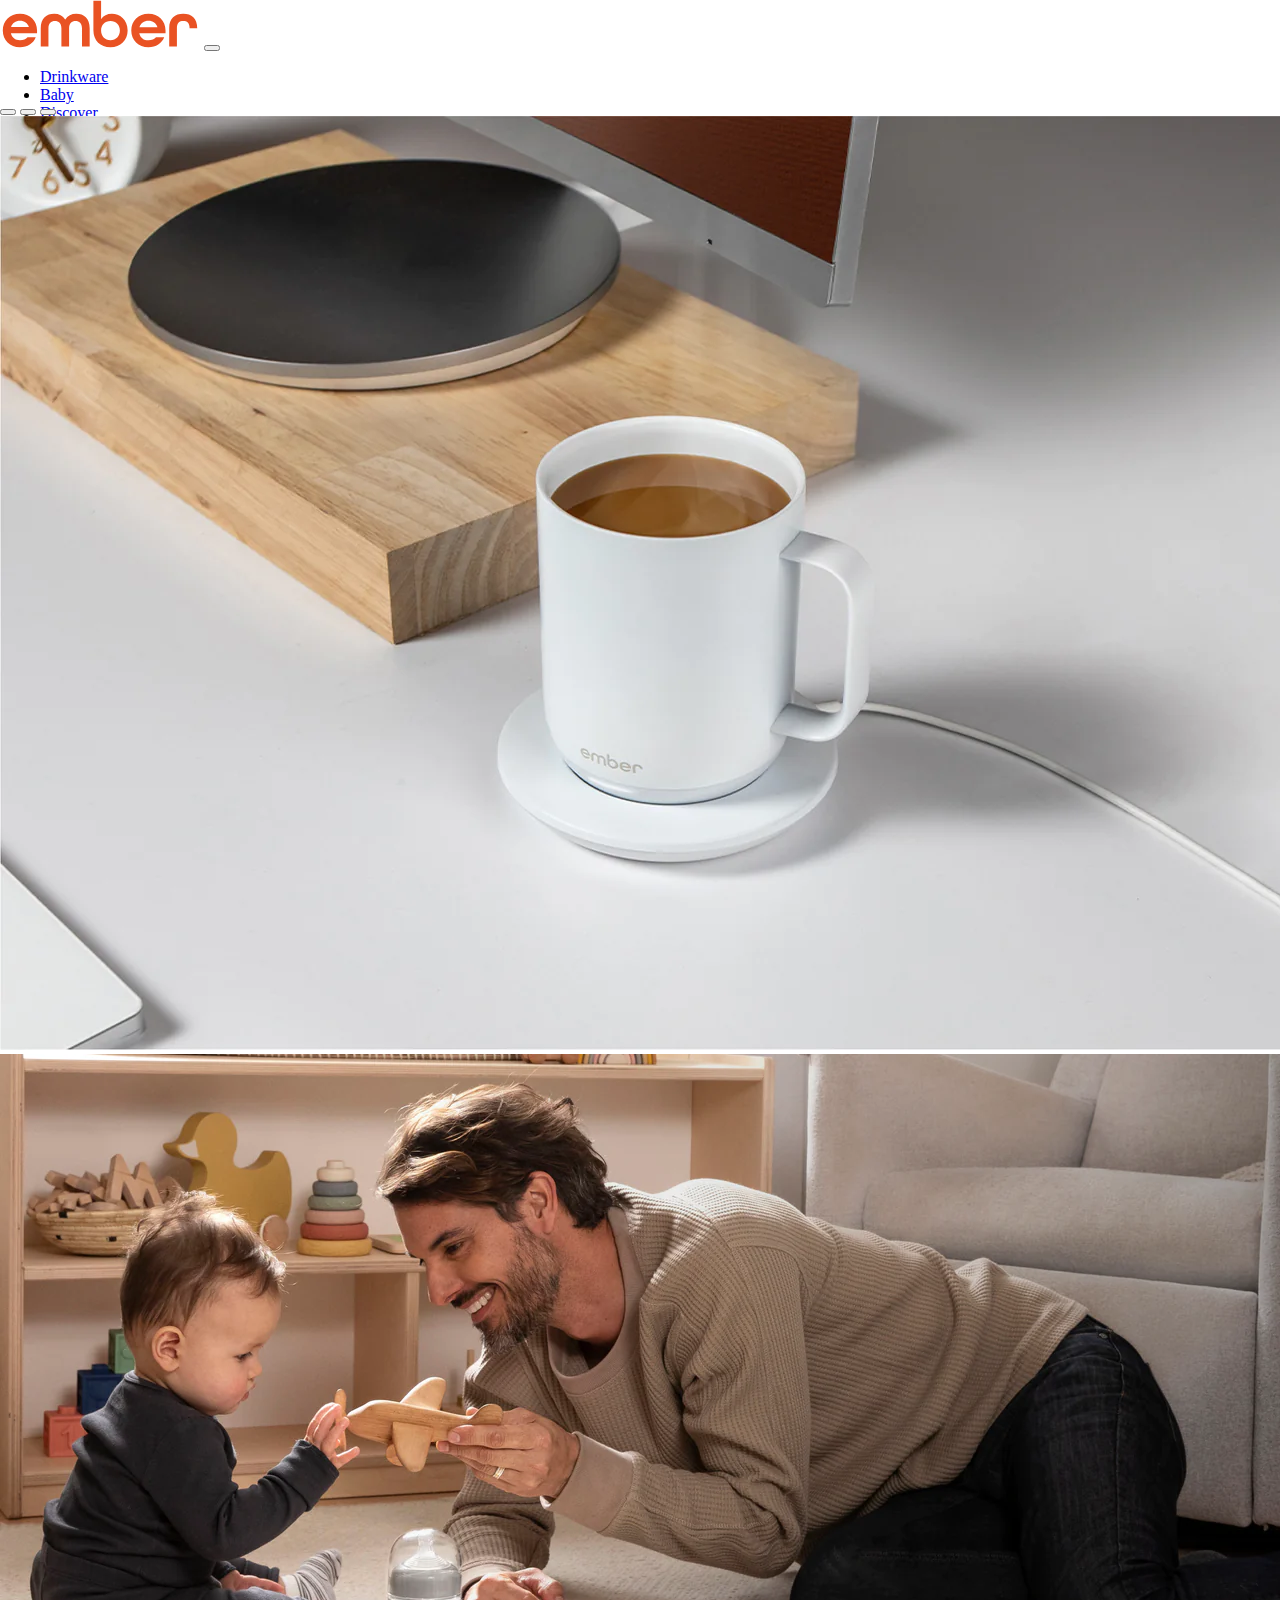
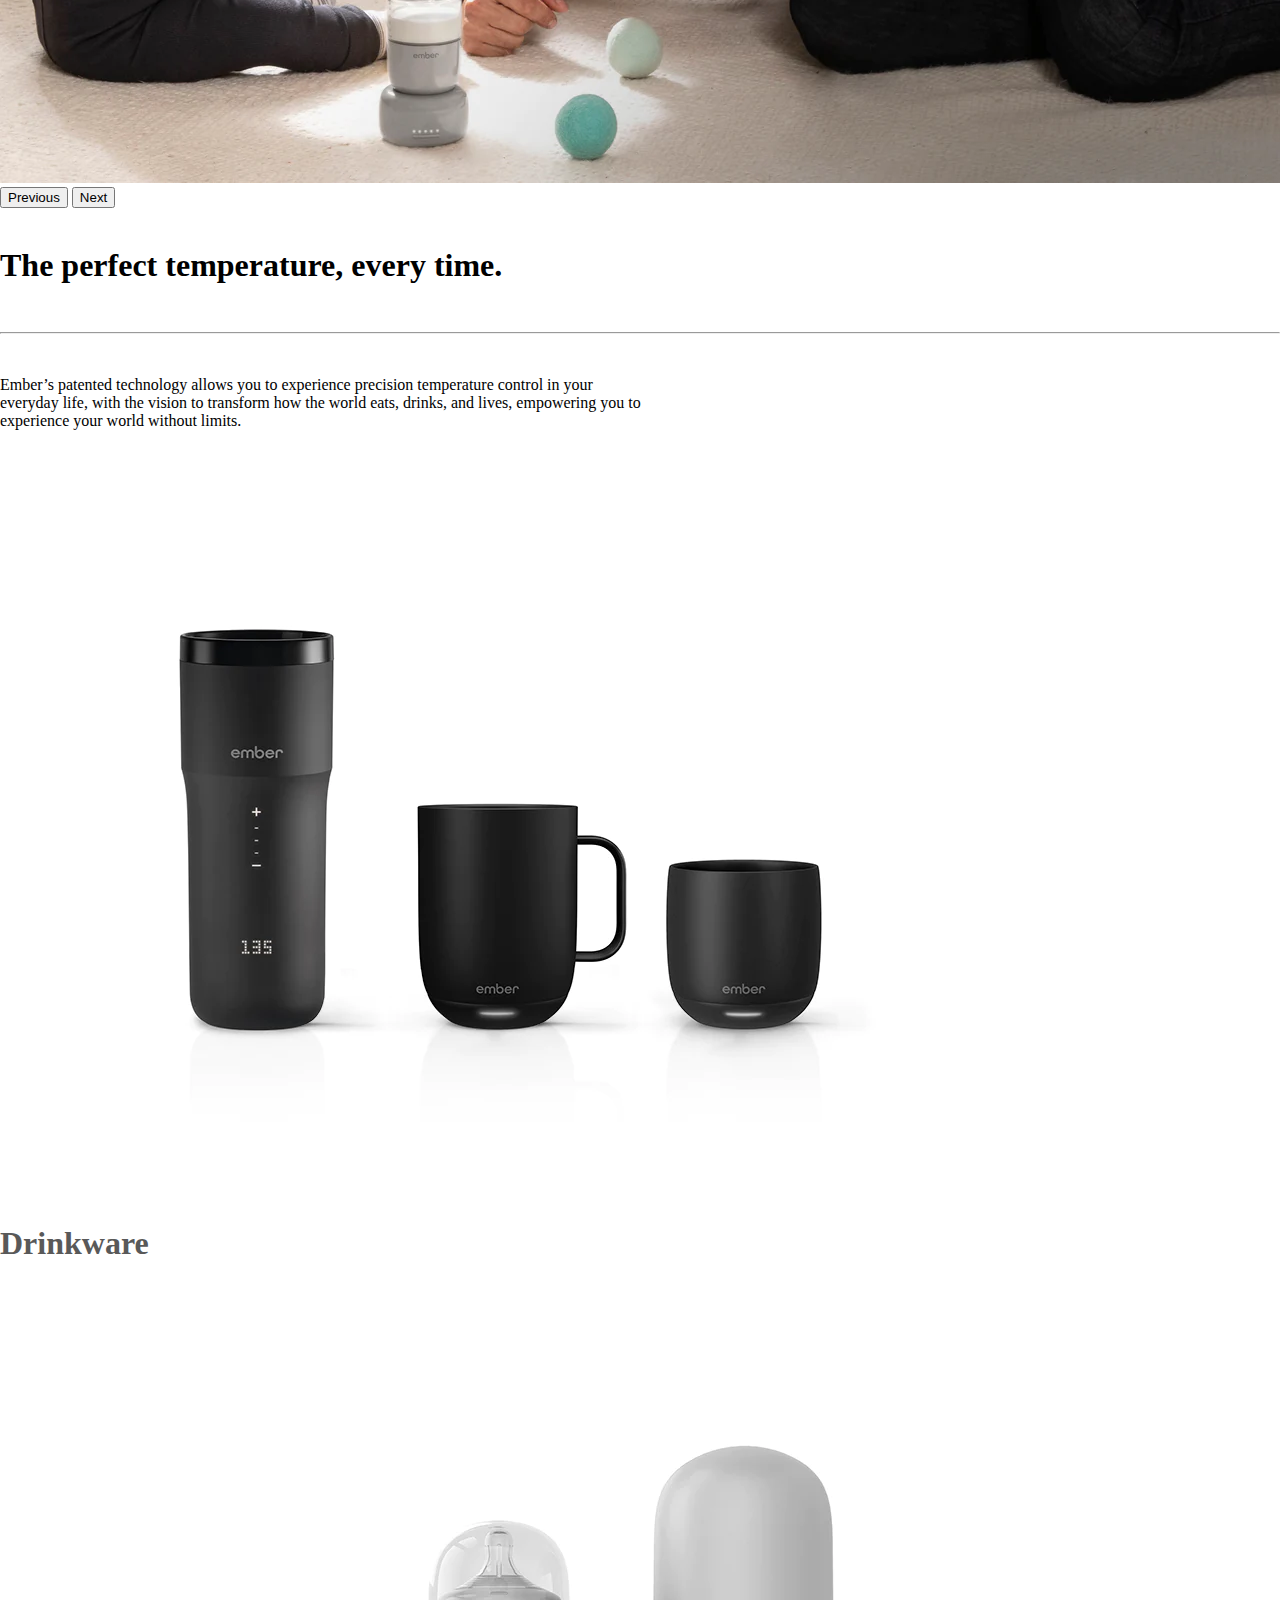
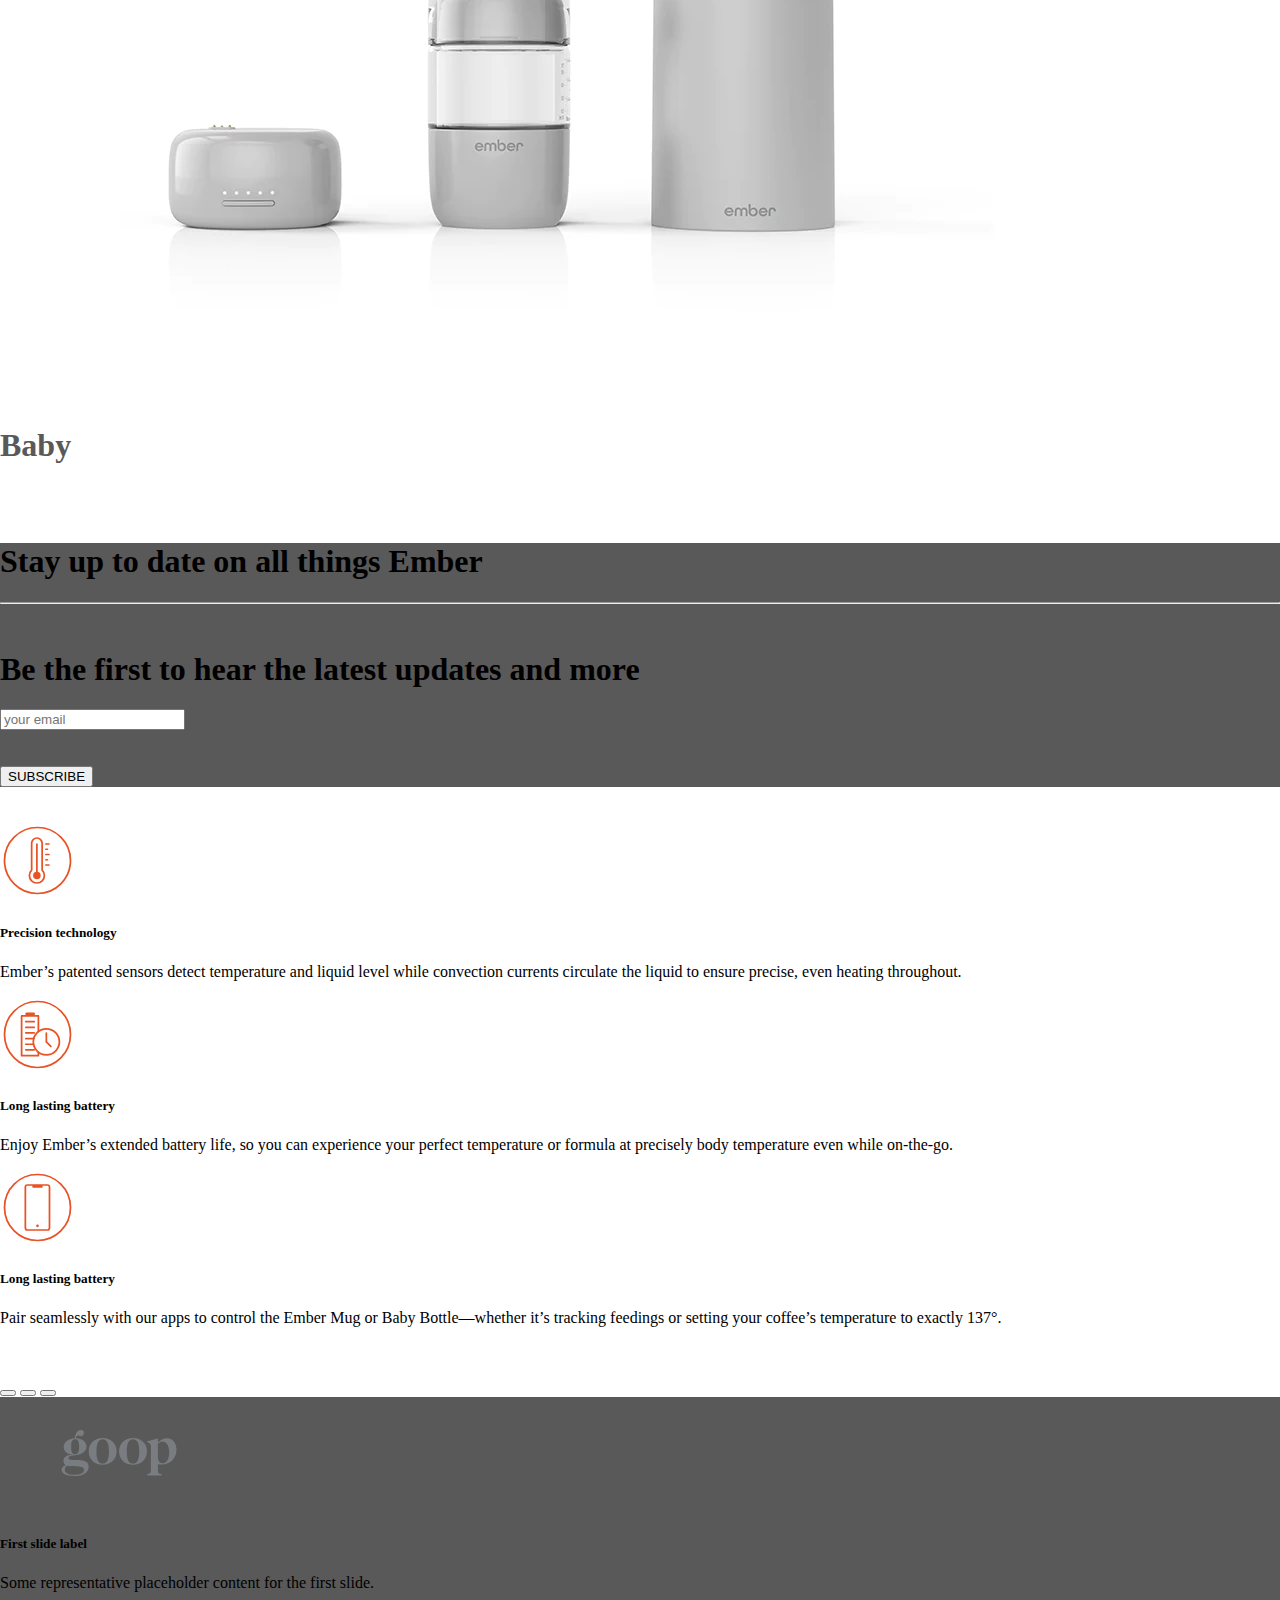
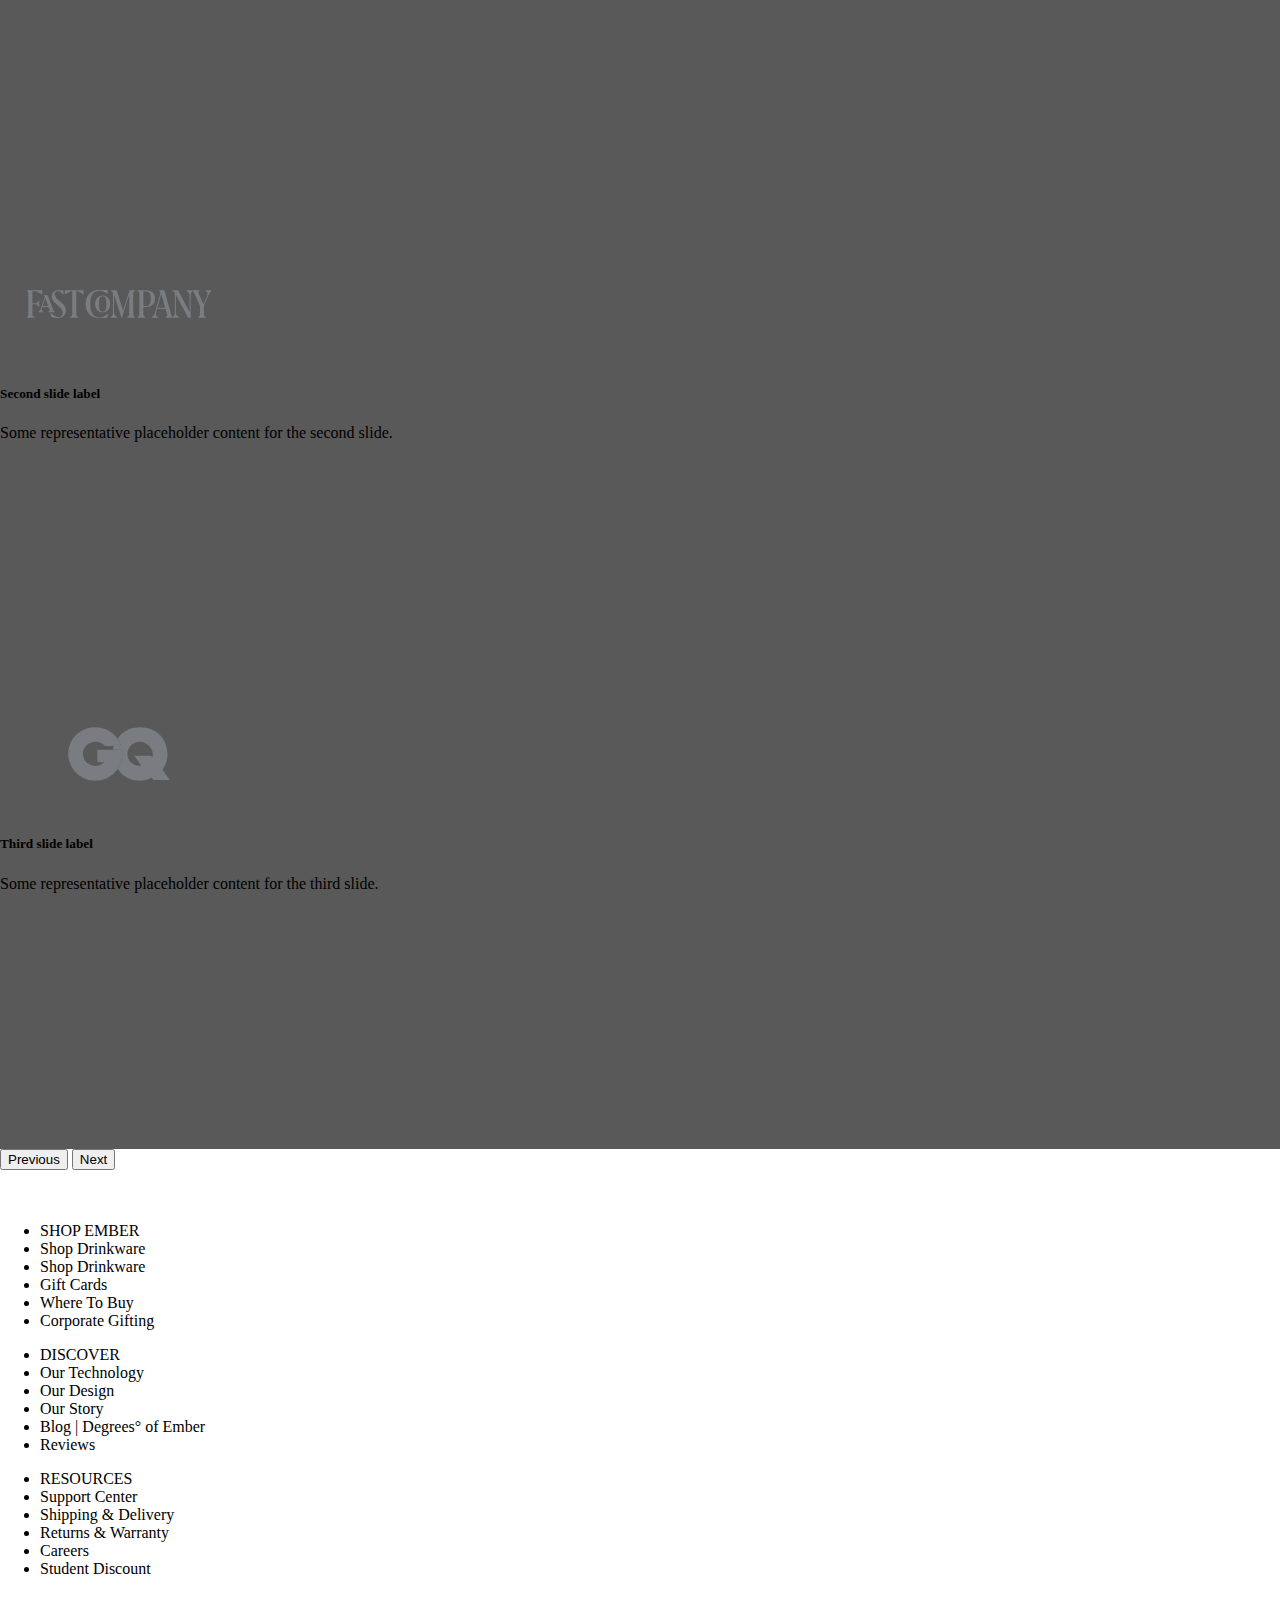
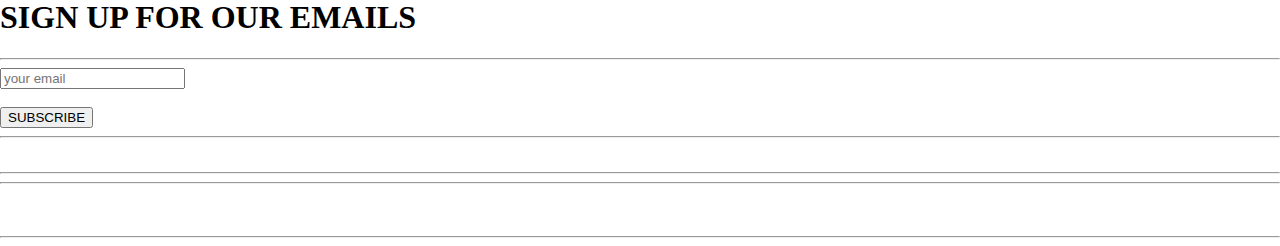
<file: index.html>
<!doctype html>
<html lang="en">
  <head>
    <meta charset="utf-8">
    <meta name="viewport" content="width=device-width, initial-scale=1">
    <title>Ember  : The World First Tempreature Control Mug ,Ember.com</title>
    <link href="https://cdn.jsdelivr.net/npm/bootstrap@5.3.1/dist/css/bootstrap.min.css" rel="stylesheet" integrity="sha384-4bw+/aepP/YC94hEpVNVgiZdgIC5+VKNBQNGCHeKRQN+PtmoHDEXuppvnDJzQIu9" crossorigin="anonymous">

    <!-- <link rel="stylesheet" href="/css/bootstrap.css"> -->
    <link rel="stylesheet" href="index.css">
    <link rel="stylesheet" href="https://cdn.jsdelivr.net/npm/bootstrap-icons@1.10.5/font/bootstrap-icons.css">
     
    
  </head>
  <body>
         <nav class="navbar navbar-expand-lg text-bg-light">
            <div class="container-fluid">
              <a class="navbar-brand  my-auto ms-3" href="#"><img src="imeges/ember_orange.svg" alt="" style="width: 200px;"></a>
              <button class="navbar-toggler" type="button" data-bs-toggle="collapse" data-bs-target="#navbarScroll" aria-controls="navbarScroll" aria-expanded="false" aria-label="Toggle navigation">
                <span class="navbar-toggler-icon"></span>
              </button>
              <div class="collapse navbar-collapse" id="navbarScroll">

                <ul class="navbar-nav m-auto my-2 my-lg-0  " style="--bs-scroll-height: 100px;">
                  <li class="nav-item h5">
                    <a class="nav-link active " aria-current="page" href="drinkware.html">Drinkware</a>
                  </li>
                  <li class="nav-item h5">
                    <a class="nav-link active " aria-current="page" href="baby.html">Baby</a>
                  </li>
                  <li class="nav-item h5">
                    <a class="nav-link active" aria-current="page" href="baby.html">Discover</a>
                  </li>
        
                </ul>

                <div class="d-flex icons me-3">
                  <a href=""><i class="bi bi-cart-fill p-4 "></i></a>
                  <a href=""><i class="bi bi-search p-4"></i></a>
                  <a href="login.html"><i class="bi bi-person-fill p-4"></i></a>
                </div>

              </div>
            </div>
          </nav>
<!-- container -->
<!-- carousel start -->
<br>
<div class="container-fluid carousel1  ">
  <div class="row">
    <div class="col ">

      <div id="carouselExampleIndicators" class="carousel slide   ">
        <div class="carousel-indicators ">
          <button type="button" data-bs-target="#carouselExampleIndicators" data-bs-slide-to="0" class="active" aria-current="true" aria-label="Slide 1"></button>
          <button type="button" data-bs-target="#carouselExampleIndicators" data-bs-slide-to="1" aria-label="Slide 2"></button>
          <button type="button" data-bs-target="#carouselExampleIndicators" data-bs-slide-to="2" aria-label="Slide 3"></button>
        </div>
        <div class="carousel-inner ">
          <div class="carousel-item active cont">
          <img src="imeges/BacktoSchool_Desktop_2x-100_36a59878-0c35-4a9c-a08c-902f8616464b_2048x.webp" class="d-block w-100" alt="...">
          </div>
          <div class="carousel-item">
          <img src="imeges/230113_BB22_dad_playing-2156_EDIT_BottlePlacement_banner_d77416ea-74d4-43df-8398-b04ca8e2dc2d_1600x.webp" class="d-block w-100" alt="...">
          </div>

        </div>
        <button class="carousel-control-prev" type="button" data-bs-target="#carouselExampleIndicators" data-bs-slide="prev">
          <span class="carousel-control-prev-icon" aria-hidden="true"></span>
          <span class="visually-hidden">Previous</span>
        </button>
        <button class="carousel-control-next" type="button" data-bs-target="#carouselExampleIndicators" data-bs-slide="next">
          <span class="carousel-control-next-icon" aria-hidden="true"></span>
          <span class="visually-hidden">Next</span>
        </button>
      </div>


    </div>
  </div>
</div>
<!-- carousel end -->

<div class="conttainer w-100 d-flex justify-content-center text-center ">
  <div class="row  ">
    <div class="col ">
     
        <br>          
        <h1 class="h2 fw-normal display-6">The perfect temperature, every time.</h1>
        <br>
        <hr class="hr text-danger "> 
        <br>
        <p class="h5 text-center fw-light"> Ember’s patented technology allows you to experience precision temperature control in your <br>
           everyday life, with the vision to transform how the world eats, drinks, and lives, empowering you to <br>
           experience your world without limits. </p><br><br>
     
    </div>
  </div>
</div>

<div class="container w-100 ">
  <div class="row d3 ">

    <div class="col-md-6 d4  ">
      
      <div class="card  border border-0 ">
        <img src="imeges/ember_home_drinkware_1600x.webp" class="card-img " alt="...">
        <div class="card-img-overlay ">
          
        </div>
        <h1 class="h3 --bs-light-bg-subtle text-center " id="zindex"><span>Drinkware</span></h1>
      </div>
    </div>

    <div class="col-md-6 d5">

      <div class="card  border border-0 ">
        <img src="imeges/ember_home_baby_2048x.webp" class="card-img" alt="...">
        <div class="card-img-overlay">
          
          
        </div>
        <h1 class="h3 --bs-light-bg-subtle text-center " id="zindex"><span>Baby</span></h1 >
      </div>
    </div>

  </div>
</div>
<!-- images added  -->
<br><br>
<!-- another div for  -->
<div class="container-fluid w-100">
  <div class="row  row1 d-flex justify-content-center text-center"> <!-- class row hear-->
    
    <div class=" col-md-6   p-5 text-center d-inline-block">
      <h1 class="h2"><span>Stay up to date on all things Ember</span></h1>
      <hr><br>
      <h1 class="h5  fw-normal text-center"><span>Be the first to hear the latest updates and more</span></h1>
    </div>
    
    <div class=" col-md-6   p-5 h-50 d-inline-block">
      <div class="input-group flex-nowrap">
        <span class="input-group-text" id="addon-wrapping"></span>
        <input type="text" class="form-control p-3" placeholder="your email" aria-label="Username" aria-describedby="addon-wrapping">
      </div>
      <br><br>
      <div class="d-grid gap-2">
        <button class="btn bg-black text-center text-light p-3" type="button">SUBSCRIBE</button>
      </div> 
    </div>
  </div>
</div><br><br>


<div class="container d-flex justify-content-around">
  <div class="row   w-100">
    <div class="col-md-4 ">
      <div class="card  border border-0 ">
        <div class="card-header bg-transparent  text-center"><img src="imeges/ember_icon_temperature1.svg" alt="#"style="    width: 75px;"></div>
        <div class="card-body ">
          <h5 class="card-title h2 text-center">Precision technology</h5>
          <p class="card-text text-center">Ember’s patented sensors detect temperature and liquid level while convection currents circulate the liquid to ensure precise, even heating throughout.</p>
        </div>
       
      </div>
    </div>

    <div class="col-md-4 ">
      <div class="card   border border-0" >
        <div class="card-header text-center"><img src="imeges/ember_icon_battery2.svg" alt="#"style="    width: 75px;"></div>
        <div class="card-body ">
          <h5 class="card-title h2 text-center">Long lasting battery</h5>
          <p class="card-text text-center">Enjoy Ember’s extended battery life, so you can experience your perfect temperature or formula at precisely body temperature even while on-the-go.</p>
        </div>
       
      </div>
    </div>

    <div class="col-md-4  ">
      <div class="card  border border-0 " >
        <div class="card-header bg-transparent  text-center"><img src="imeges/ember_icon_smartphone3.svg" alt="#" style="    width: 75px;"></div>
        <div class="card-body ">
          <h5 class="card-title h2 text-center">Long lasting battery</h5>
          <p class="card-text text-center">Pair seamlessly with our apps to control the Ember Mug or Baby Bottle—whether it’s tracking feedings or setting your coffee’s temperature to exactly 137°.</p>
        </div>
       
      </div>
    </div>
  </div>
</div>
<br><br>

<!-- second carousel -->

<div class="container-fluid ">
  <div class="row">
    <div class="col-sm-12-">

      <div id="carouselExampleDark" class="carousel carousel-dark slide ">
        <div class="carousel-indicators">
          <button type="button" data-bs-target="#carouselExampleDark" data-bs-slide-to="0" class="active" aria-current="true" aria-label="Slide 1"></button>
          <button type="button" data-bs-target="#carouselExampleDark" data-bs-slide-to="1" aria-label="Slide 2"></button>
          <button type="button" data-bs-target="#carouselExampleDark" data-bs-slide-to="2" aria-label="Slide 3"></button>
        </div>
        <div class="carousel-inner text-bg-light  text-opacity-25">
          <div class="carousel-item active c1" data-bs-interval="10000">
            <img src="imeges/ember_press_goop1.svg" class="im d-block w-100 mt-5 " alt="#">
            <div class="carousel-caption d-none d-md-block ">
              <h5 class="h1">First slide label</h5>
              <p class="h2">Some representative placeholder content for the first slide.</p>
            </div>
          </div>
          <div class="carousel-item c1" data-bs-interval="2000 ">
            <img src="imeges/ember_press_fastCompany11.svg" class=" im d-block w-100 mt-5" alt="#">
            <div class="carousel-caption d-none d-md-block">
              <h5 class="h1">Second slide label</h5>
              <p class="h2">Some representative placeholder content for the second slide.</p>
            </div>
          </div>
          <div class="carousel-item c1">
            <img src="imeges/ember_press_GQ.svg" class=" im d-block w-100 mt-5" alt="#">
            <div class="carousel-caption d-none d-md-block">
              <h5 class="h1">Third slide label</h5>
              <p class="h2">Some representative placeholder content for the third slide.</p>
            </div>
          </div>
        </div>
        <button class="carousel-control-prev" type="button" data-bs-target="#carouselExampleDark" data-bs-slide="prev">
          <span class="carousel-control-prev-icon" aria-hidden="true"></span>
          <span class="visually-hidden">Previous</span>
        </button>
        <button class="carousel-control-next" type="button" data-bs-target="#carouselExampleDark" data-bs-slide="next">
          <span class="carousel-control-next-icon" aria-hidden="true"></span>
          <span class="visually-hidden">Next</span>
        </button>
      </div>
      
    </div>

  </div>
</div>
<br><br>

<!-- footer -->

<div class="container-fluid text-bg-secondary">
  <div class="row p-5">
    <div class="col-md-3 ">
      <ul class="list-group list-group-flush  ">
        <li class="list-group-item text-bg-secondary h4">SHOP EMBER</li>
        <li class="list-group-item text-bg-secondary">Shop Drinkware</li>
        <li class="list-group-item text-bg-secondary">Shop Drinkware</li>
        <li class="list-group-item text-bg-secondary">Gift Cards</li>
        <li class="list-group-item text-bg-secondary">Where To Buy</li>
        <li class="list-group-item text-bg-secondary">Corporate Gifting</li>
      </ul>
    </div>
    <div class="col-md-3">
      <ul class="list-group list-group-flush">
        <li class="list-group-item text-bg-secondary  h4">DISCOVER</li>
        <li class="list-group-item text-bg-secondary ">Our Technology</li>
        <li class="list-group-item text-bg-secondary ">Our Design</li>
        <li class="list-group-item text-bg-secondary ">Our Story</li>
        <li class="list-group-item text-bg-secondary ">Blog | Degrees° of Ember</li>
        <li class="list-group-item text-bg-secondary ">Reviews</li>
      </ul>
    </div>
    <div class="col-md-3">
      <ul class="list-group list-group-flush ">
        <li class="list-group-item text-bg-secondary h4">RESOURCES</li>
        <li class="list-group-item text-bg-secondary ">Support Center</li>
        <li class="list-group-item text-bg-secondary ">Shipping & Delivery</li>
        <li class="list-group-item text-bg-secondary ">Returns & Warranty</li>
        <li class="list-group-item text-bg-secondary ">Careers</li>
        <li class="list-group-item text-bg-secondary ">Student Discount</li>
      </ul>
    </div>
    <div class="col-md-3 ">
      <h1 class="h4 list-group-item">SIGN UP FOR OUR EMAILS</h1><hr>
        <div class="input-group flex-nowrap">
          <span class="input-group-text" id="addon-wrapping"></span>
          <input type="text" class="form-control p-3" placeholder="your email" aria-label="Username" aria-describedby="addon-wrapping">
        </div><br>
   
        <div class="d-grid gap-2">
          <button class="btn bg-black text-center text-light p-3" type="button">SUBSCRIBE</button>
        </div> <hr>
      </div>
    </div><br>
    <hr> <hr>
 
     
    </div>
  </div>
</div><br><br><hr>

<div class="container">
  <div class="row">
    <div class="col">

    </div>
  </div>
</div>

    <!-- bootstrap -->
    <!-- <script src="/js/bootstrap.js"></script> -->
    <script src="https://cdn.jsdelivr.net/npm/@popperjs/core@2.11.8/dist/umd/popper.min.js" integrity="sha384-I7E8VVD/ismYTF4hNIPjVp/Zjvgyol6VFvRkX/vR+Vc4jQkC+hVqc2pM8ODewa9r" crossorigin="anonymous"></script>
<script src="https://cdn.jsdelivr.net/npm/bootstrap@5.3.1/dist/js/bootstrap.min.js" integrity="sha384-Rx+T1VzGupg4BHQYs2gCW9It+akI2MM/mndMCy36UVfodzcJcF0GGLxZIzObiEfa" crossorigin="anonymous"></script>
   

  </body>
</html>
</file>
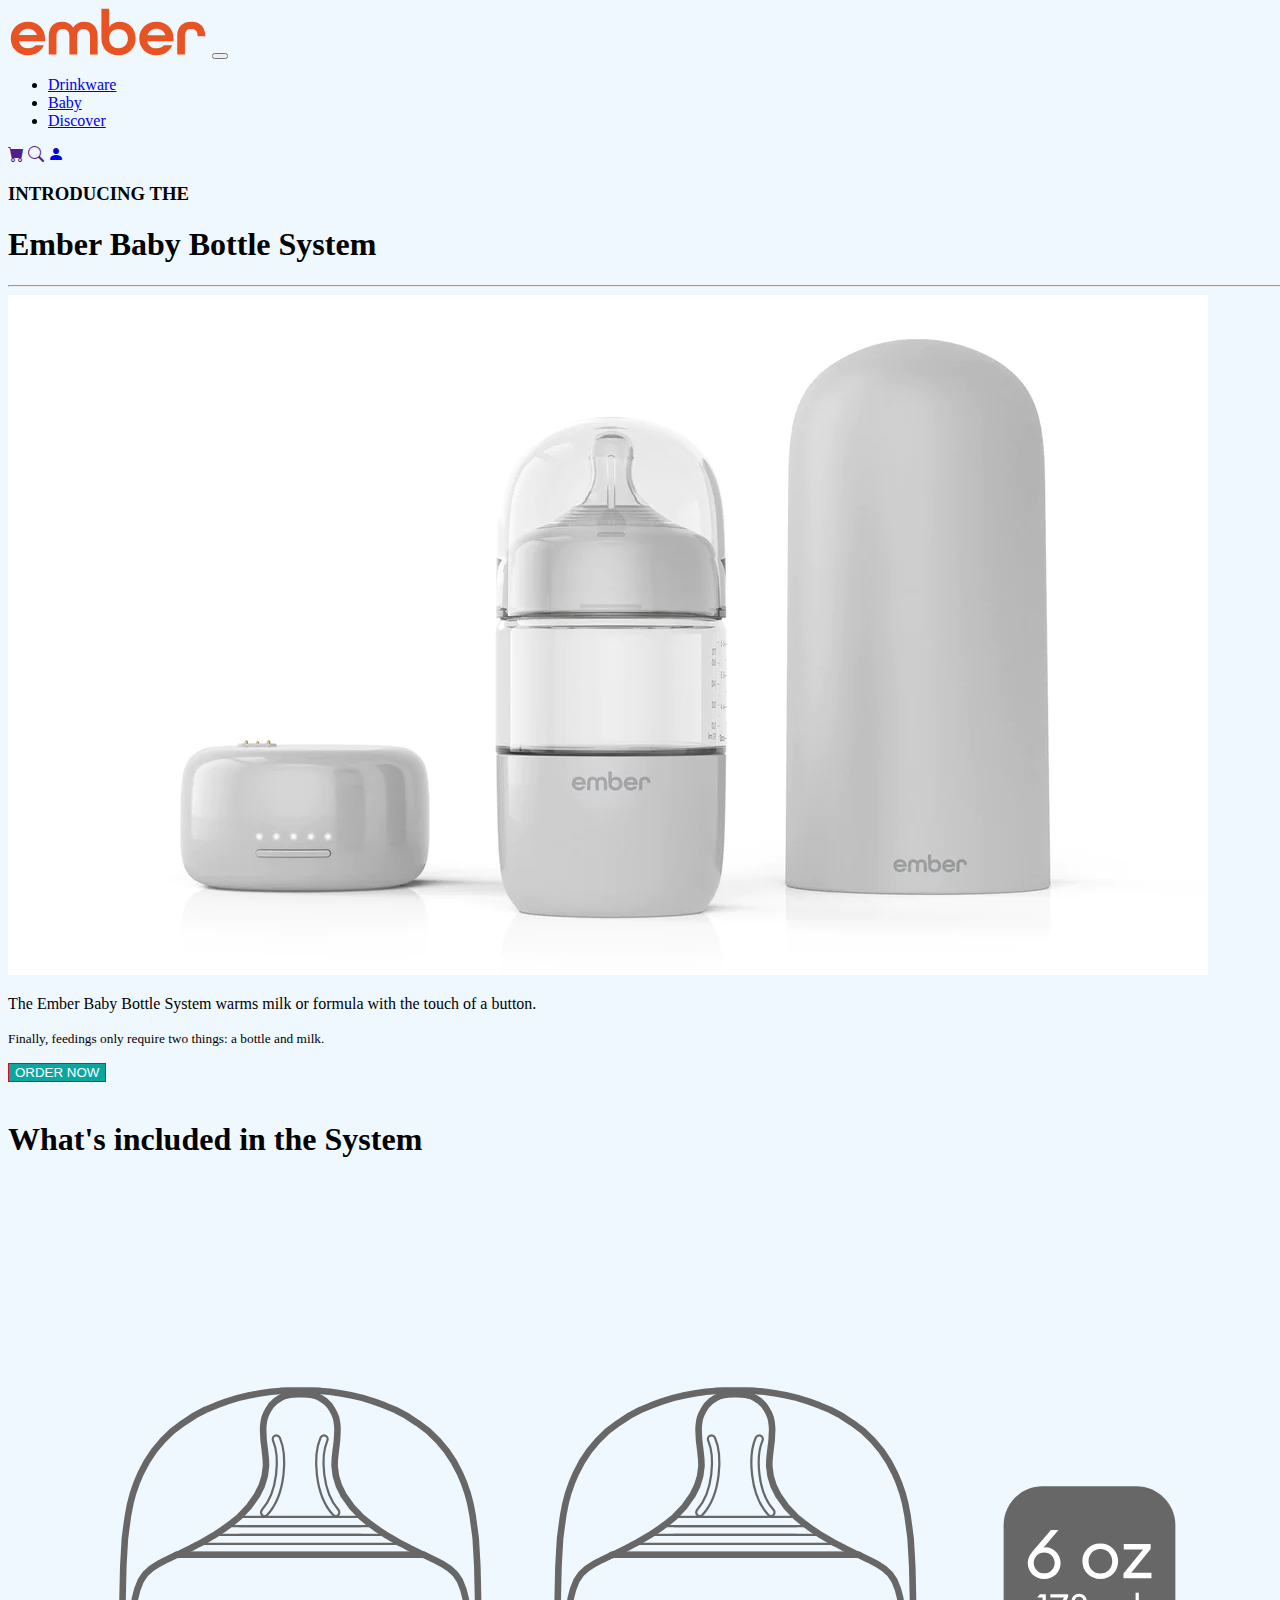
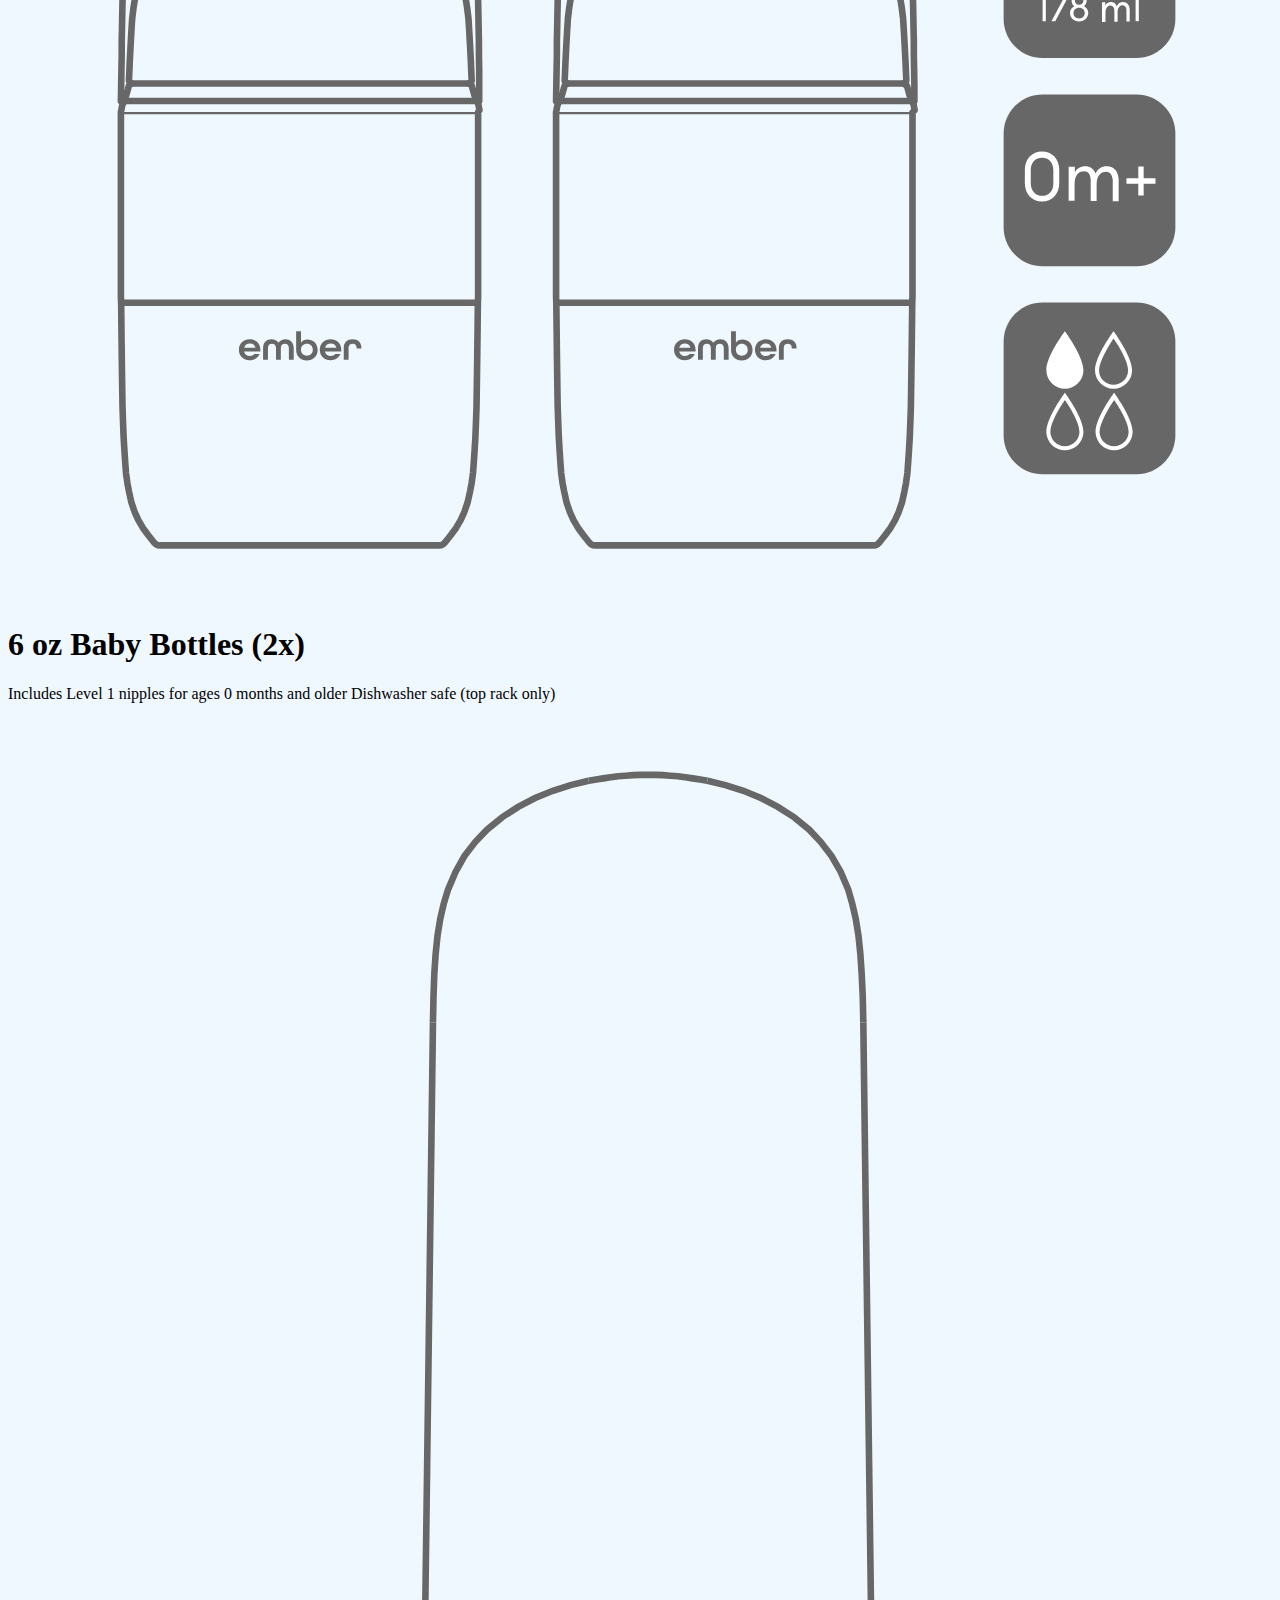
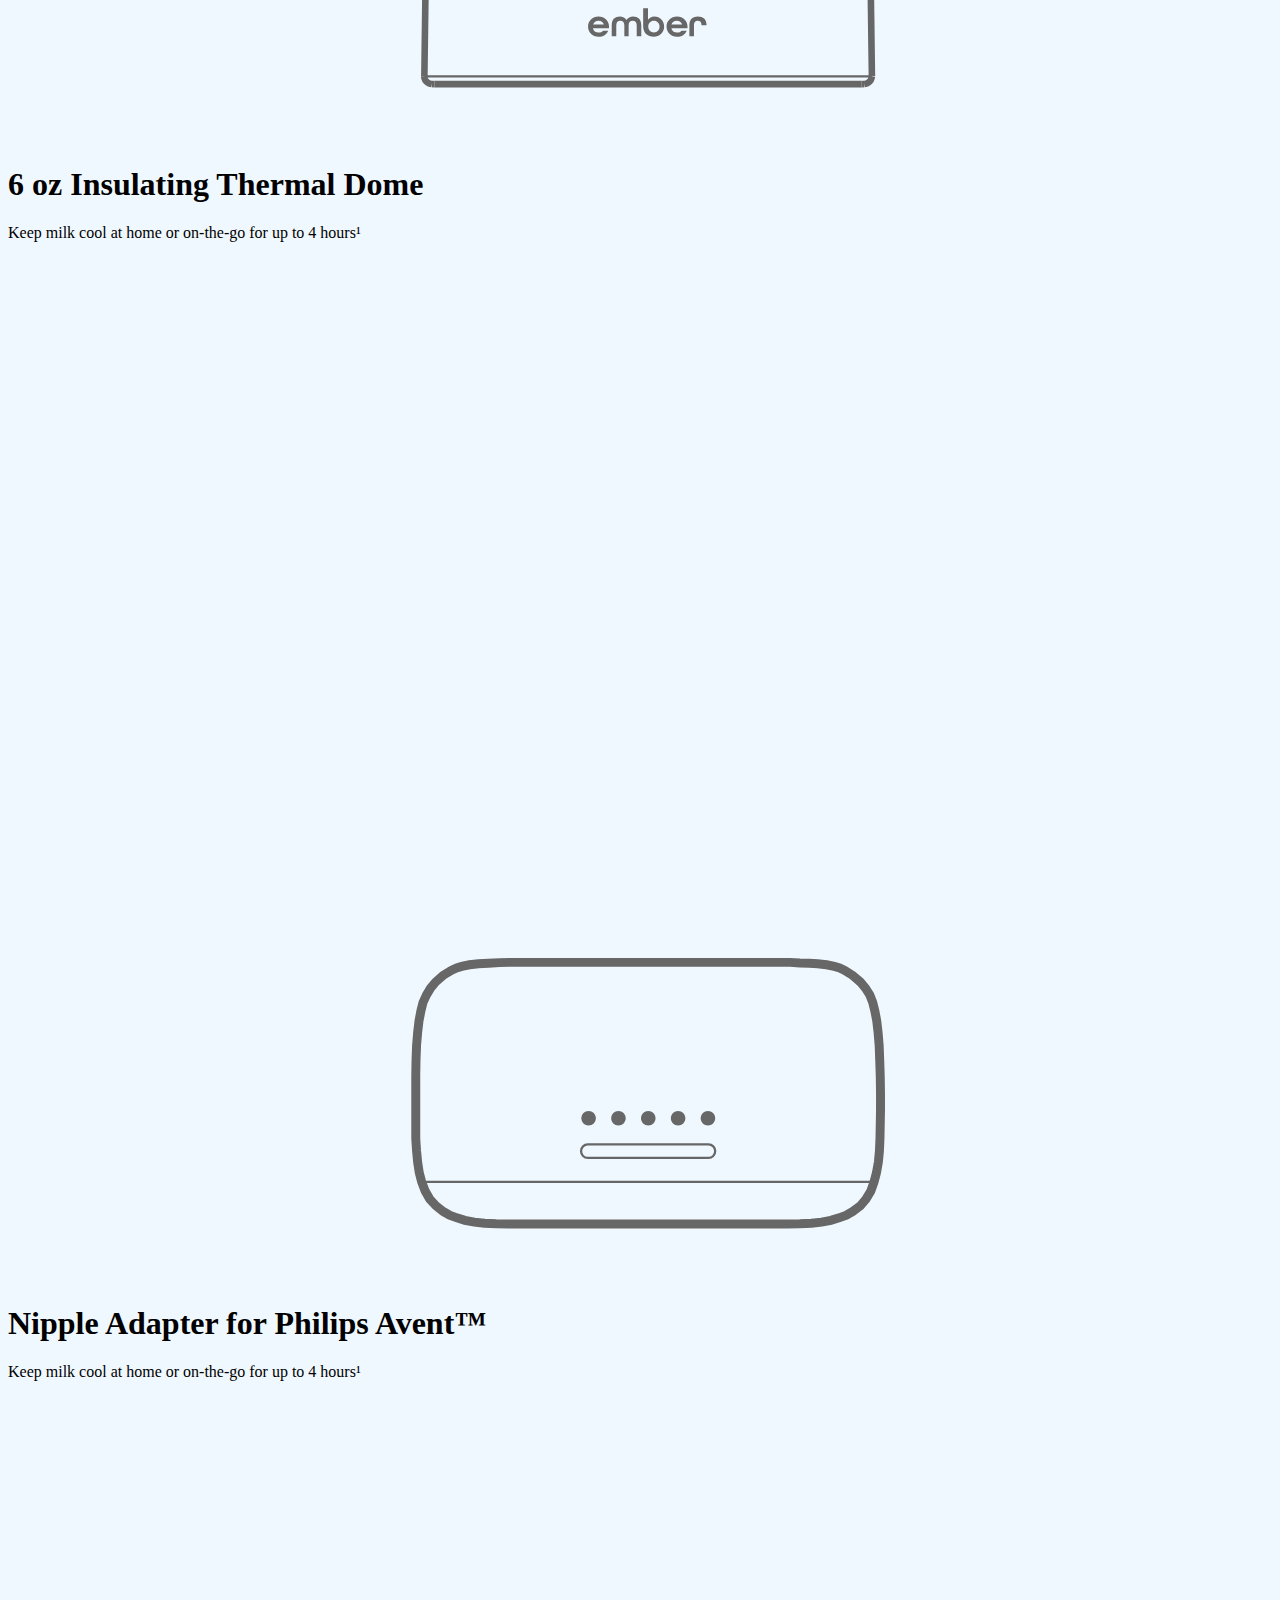
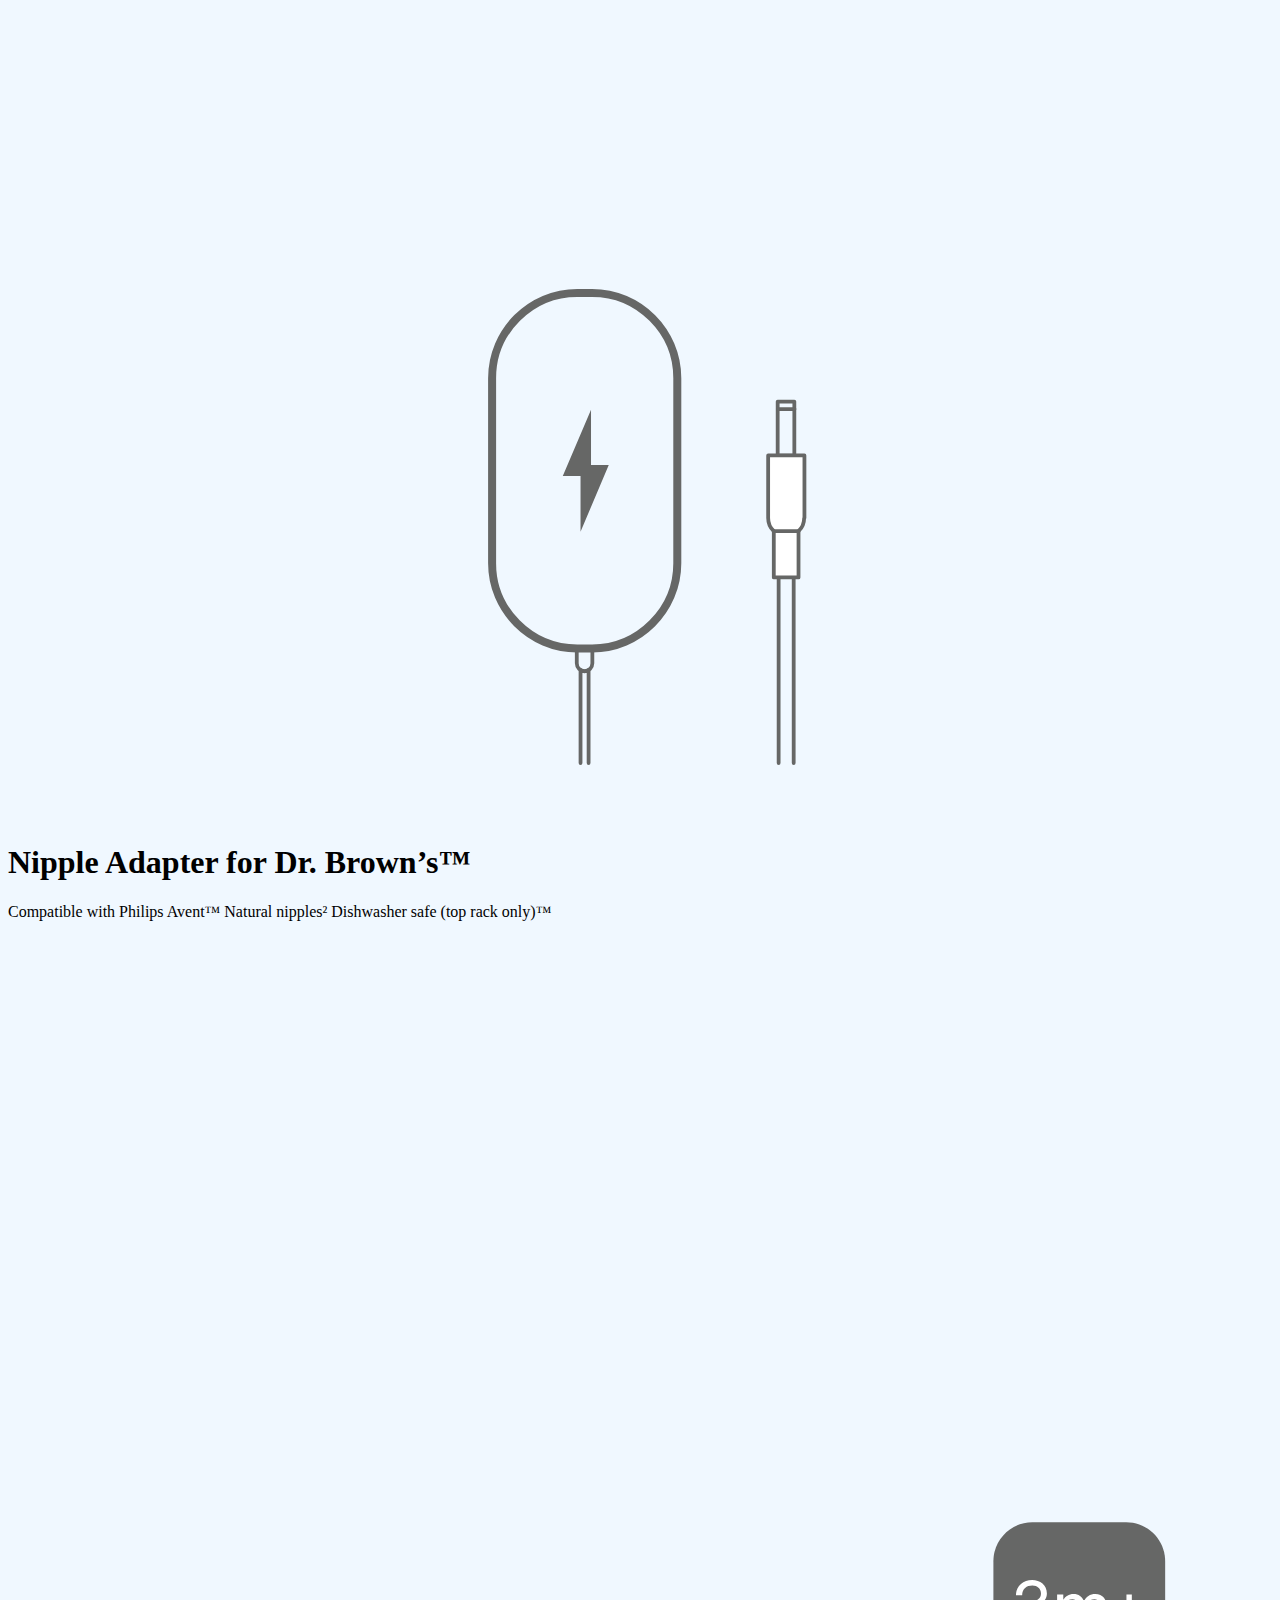
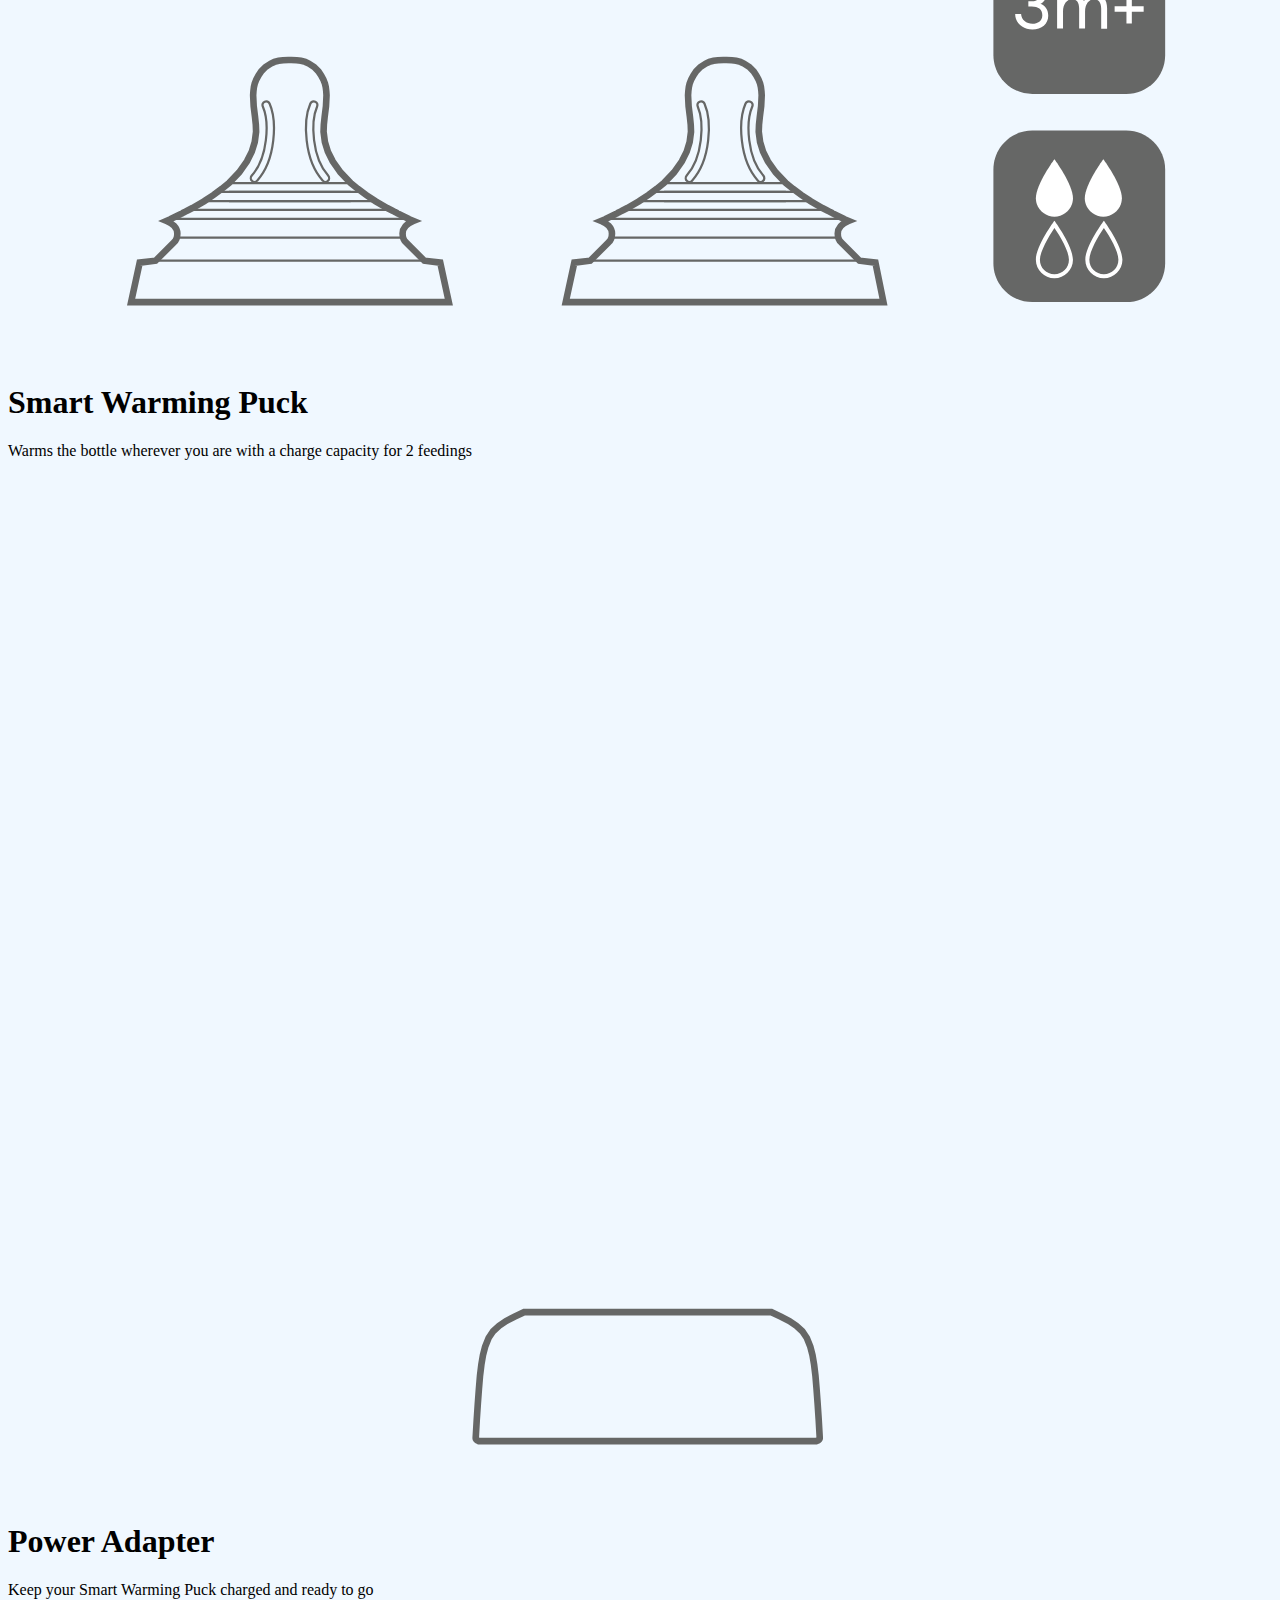
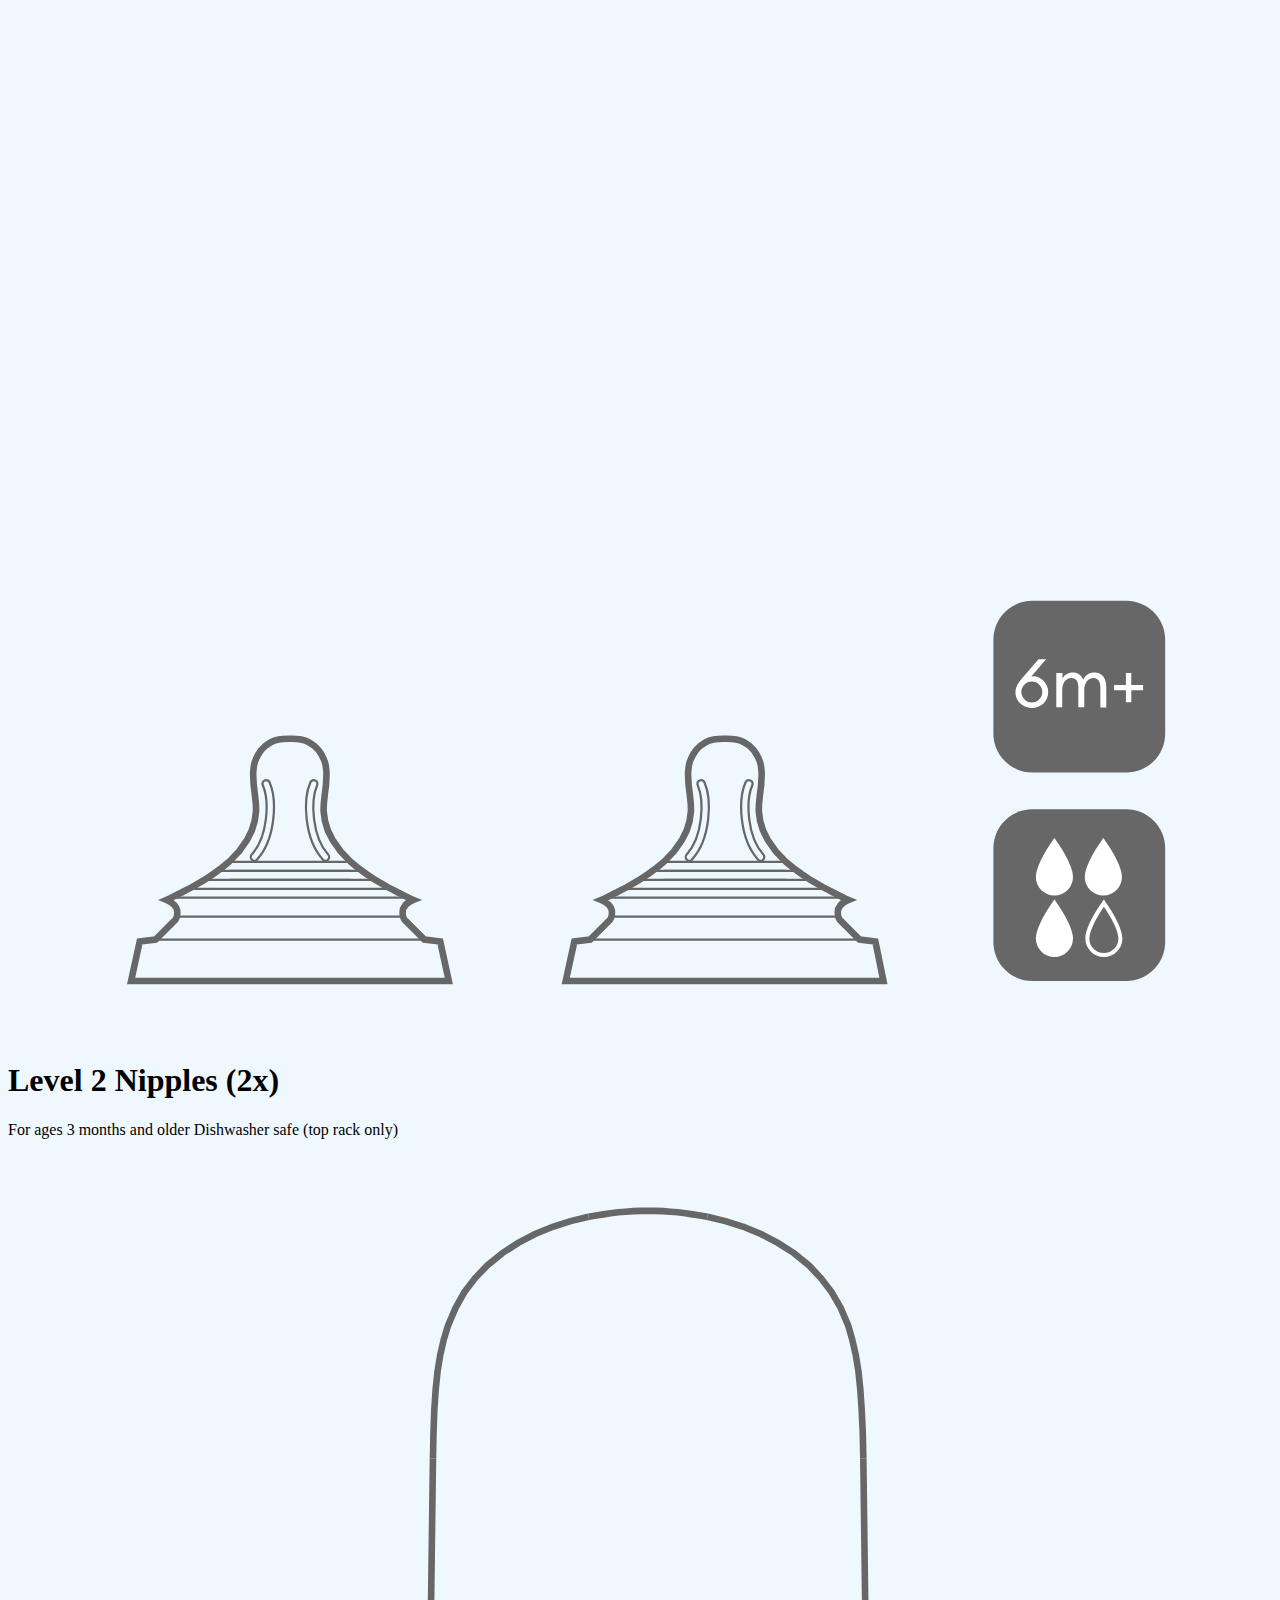
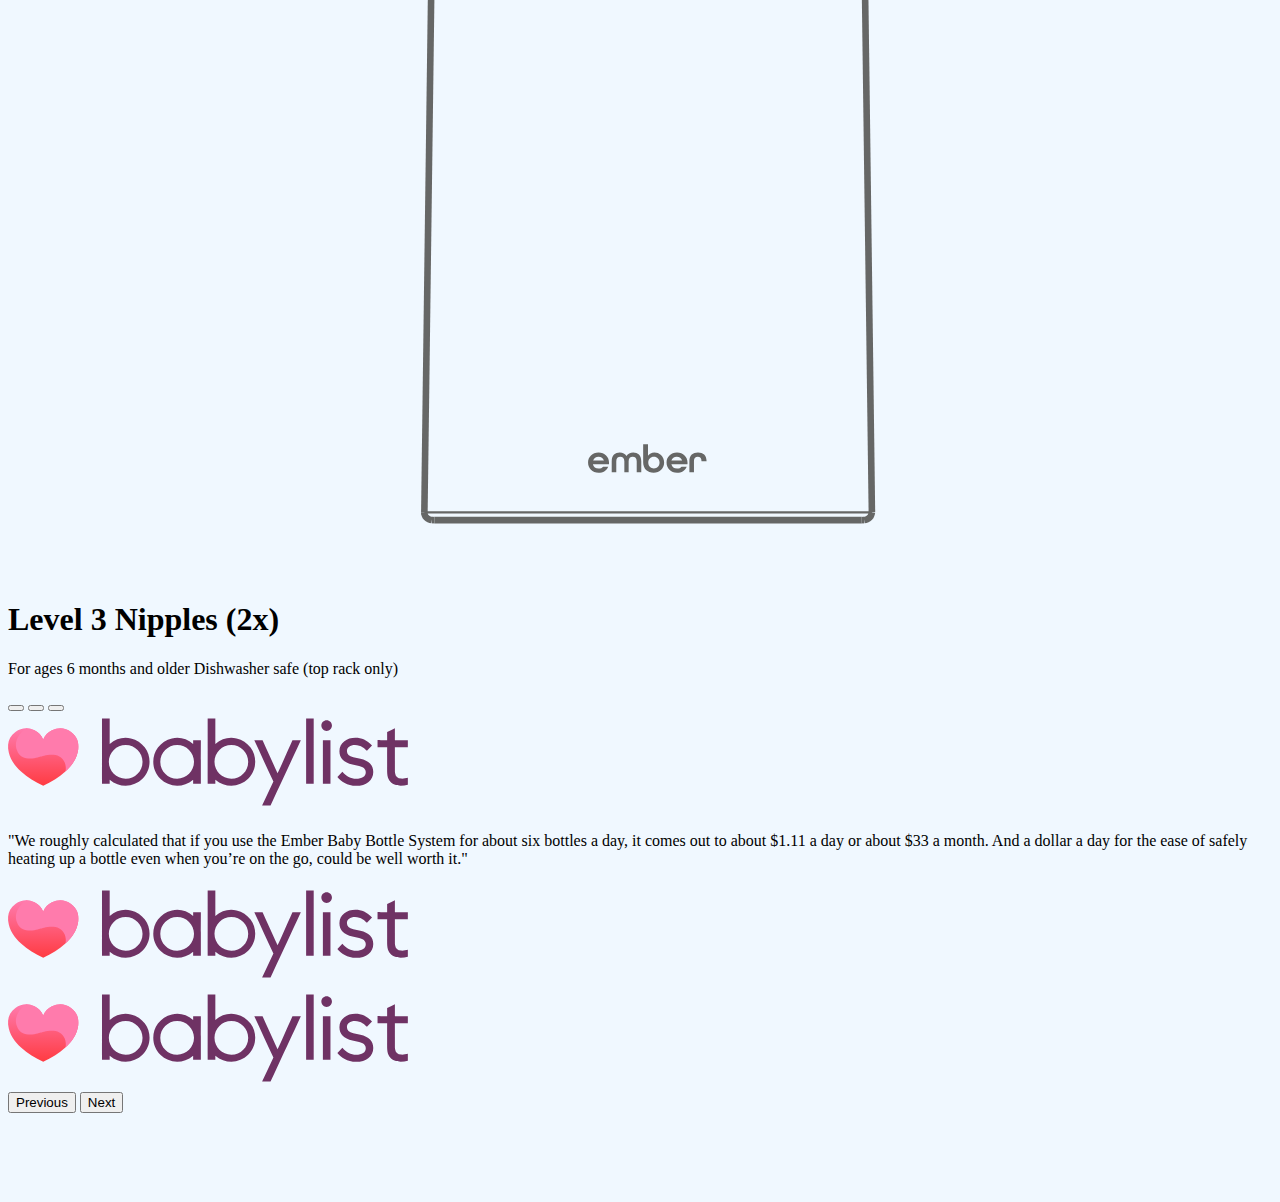
<file: baby.html>
<!doctype html>
<html lang="en">
  <head>
    <meta charset="utf-8">
    <meta name="viewport" content="width=device-width, initial-scale=1">
    <title>Bootstrap demo</title>
    <link rel="stylesheet" href="https://cdn.jsdelivr.net/npm/bootstrap-icons@1.10.5/font/bootstrap-icons.css">
    <link href="https://cdn.jsdelivr.net/npm/bootstrap@5.3.1/dist/css/bootstrap.min.css" rel="stylesheet" integrity="sha384-4bw+/aepP/YC94hEpVNVgiZdgIC5+VKNBQNGCHeKRQN+PtmoHDEXuppvnDJzQIu9" crossorigin="anonymous">
    <link rel="stylesheet" href="baby.css">
  </head>
  <body>
    <header>
        <nav class="navbar navbar-expand-lg text-bg-light">
            <div class="container-fluid">
              <a class="navbar-brand  my-auto ms-3" href="#"><img src="imeges/ember_orange.svg" alt="" style="width: 200px;"></a>
              <button class="navbar-toggler" type="button" data-bs-toggle="collapse" data-bs-target="#navbarScroll" aria-controls="navbarScroll" aria-expanded="false" aria-label="Toggle navigation">
                <span class="navbar-toggler-icon"></span>
              </button>
              <div class="collapse navbar-collapse" id="navbarScroll">

                <ul class="navbar-nav m-auto my-2 my-lg-0  " style="--bs-scroll-height: 100px;">
                  <li class="nav-item h5">
                    <a class="nav-link active " aria-current="page" href="drinkware.html">Drinkware</a>
                  </li>
                  <li class="nav-item h5">
                    <a class="nav-link active " aria-current="page" href="baby.html">Baby</a>
                  </li>
                  <li class="nav-item h5">
                    <a class="nav-link active" aria-current="page" href="baby.html">Discover</a>
                  </li>
        
                </ul>

                <div class="d-flex icons me-3">
                  <a href=""><i class="bi bi-cart-fill p-4 "></i></a>
                  <a href=""><i class="bi bi-search p-4"></i></a>
                  <a href="login.html"><i class="bi bi-person-fill p-4"></i></a>
                </div>

              </div>
            </div>
          </nav>

    </header>
    <!-- <section-1> -->

        <div class="container ">
            <div class="row ">
                <div class="col">
                    <h3 class="display-6 text-center p-3"><span>INTRODUCING THE</span></h3>
                    <h1 class="display-2 text-center p-1"><span>Ember Baby Bottle System</span></h3>
                    <hr style="color: green;">
                </div>
            </div>
        </div>
    <!-- </section-2> -->
    <div class="container-fluid">
        <div class="row">
            <div class="col">

                <div class="card-body w-90 mx-auto p-3">
                    <img src="imeges/baby.webp" class="card-img-top" alt="...">
                    <div class="card-body ">
                     
                      <p class=" card-text h4 text-body-secondary text-center pb-4">The Ember Baby Bottle System warms milk or formula with the touch of a button. </p>
                      <p class=" card-text h4 text-center pb-4"><small class="text-body-secondary">Finally, feedings only require two things: a bottle and milk.</small></p>
                      <div class="d-grid gap-2 col-6 mx-auto card-body">
                        
                        <button class="btn btn-" type="button">ORDER NOW</button>
                      </div>
                    </div>
                  </div>
                 

            </div>
        </div>
    </div><br>
   <!-- section-2 -->
   <div class="container ">
    <div class="row g-3">
      <h1 class="h1 text-center"><span>What's included in the System</span></h1>
      <div class="col-md-3">
        <div class="card" >
          <img src="imeges/a1.svg" class="card-img-top" alt="...">
          <div class="card-body">
            <h1 class="h4">6 oz Baby Bottles (2x)</h1>
            <p class="card-text h5">Includes Level 1 nipples for ages 0 months and older

              Dishwasher safe (top rack only)</p>
          </div>
        </div>
        
      </div>
      <div class="col-md-3">
        <div class="card">
          <img src="imeges/a2.svg" class="card-img-top" alt="...">
          <div class="card-body">
            <h1 class="h4">6 oz Insulating Thermal Dome</h1>
            <p class="card-text h5">Keep milk cool at home or on-the-go for up to 4 hours¹</p>
          </div>
        </div>
      </div>
      <div class="col-md-3">
        <div class="card" >
          <img src="imeges/a3.svg" class="card-img-top" alt="...">
          <div class="card-body">
            <h1 class="h4">Nipple Adapter for Philips Avent™</h1>
            <p class="card-text h5">Keep milk cool at home or on-the-go for up to 4 hours¹</p>
          </div>
        </div>
      </div>
      <div class="col-md-3">
        <div class="card" >
          <img src="imeges/a4.svg" class="card-img-top" alt="...">
          <div class="card-body">
            <h1 class="h4">Nipple Adapter for Dr. Brown’s™</h1>
            <p class="card-text h5">Compatible with Philips Avent™ Natural nipples² Dishwasher safe (top rack only)™</p>
          </div>
        </div>
      </div>
      <div class="col-md-3">
        <div class="card" >
          <img src="imeges/a5.svg" class="card-img-top" alt="...">
          <div class="card-body">
            <h1 class="h4">Smart Warming Puck</h1>
            <p class="card-text h5">Warms the bottle wherever you are with a charge capacity for 2 feedings</p>
          </div>
        </div>
      </div>
      <div class="col-md-3">
        <div class="card" >
          <img src="imeges/a6.svg" class="card-img-top" alt="...">
          <div class="card-body">
            <h1 class="h4">Power Adapter</h1>
            <p class="card-text h5">Keep your Smart Warming Puck charged and ready to go</p>
          </div>
        </div>
      </div>
      <div class="col-md-3">
        <div class="card">
          <img src="imeges/a7.svg" class="card-img-top" alt="...">
          <div class="card-body">
            <h1 class="h4">Level 2 Nipples (2x)</h1>
            <p class="card-text h5">For ages 3 months and older

              Dishwasher safe (top rack only)</p>
          </div>
        </div>
      </div>
      <div class="col-md-3">
        <div class="card" >
          <img src="imeges/a2.svg" class="card-img-top" alt="...">
          <div class="card-body">
            <h1 class="h4">Level 3 Nipples (2x)</h1>
            <p class="card-text h5">For ages 6 months and older

              Dishwasher safe (top rack only)</p>
          </div>
        </div>
      </div>
    </div>
   </div>
   <div class="container">
<div class="row">
  <div class="col">

    <div id="carouselExampleIndicators" class="carousel slide cc mt-5">
      <div class="carousel-indicators">
        <button type="button" data-bs-target="#carouselExampleIndicators" data-bs-slide-to="0" class="active" aria-current="true" aria-label="Slide 1"></button>
        <button type="button" data-bs-target="#carouselExampleIndicators" data-bs-slide-to="1" aria-label="Slide 2"></button>
        <button type="button" data-bs-target="#carouselExampleIndicators" data-bs-slide-to="2" aria-label="Slide 3"></button>
      </div>
      <div class="carousel-inner">
        <div class="carousel-item active">
          <img src="imeges/babylist.svg" class="d-block w-100 img" alt="...">
          <p class="h3 text-center">
            "We roughly calculated that if you use the Ember Baby Bottle System for about six bottles a day, it comes out to about $1.11 a day or about $33 a month. And a dollar a day for the ease of safely heating up a bottle even when you’re on the go, could be well worth it."
          </p>
        </div>
        <div class="carousel-item">
          <img src="imeges/babylist.svg" class="d-block w-100 img" alt="...">
        </div>
        <div class="carousel-item">
          <img src="imeges/babylist.svg" class="d-block w-100 img
          
          " alt="...">
        </div>
      </div>
      <button class="carousel-control-prev" type="button" data-bs-target="#carouselExampleIndicators" data-bs-slide="prev">
        <span class="carousel-control-prev-icon" aria-hidden="true"></span>
        <span class="visually-hidden">Previous</span>
      </button>
      <button class="carousel-control-next" type="button" data-bs-target="#carouselExampleIndicators" data-bs-slide="next">
        <span class="carousel-control-next-icon" aria-hidden="true"></span>
        <span class="visually-hidden">Next</span>
      </button>
    </div>
  
    

  </div>
</div>
</div>





























    <script src="https://cdn.jsdelivr.net/npm/@popperjs/core@2.11.8/dist/umd/popper.min.js" integrity="sha384-I7E8VVD/ismYTF4hNIPjVp/Zjvgyol6VFvRkX/vR+Vc4jQkC+hVqc2pM8ODewa9r" crossorigin="anonymous"></script>
    <script src="https://cdn.jsdelivr.net/npm/bootstrap@5.3.1/dist/js/bootstrap.bundle.min.js" integrity="sha384-HwwvtgBNo3bZJJLYd8oVXjrBZt8cqVSpeBNS5n7C8IVInixGAoxmnlMuBnhbgrkm" crossorigin="anonymous"></script>
  </body>
</html>
</file>
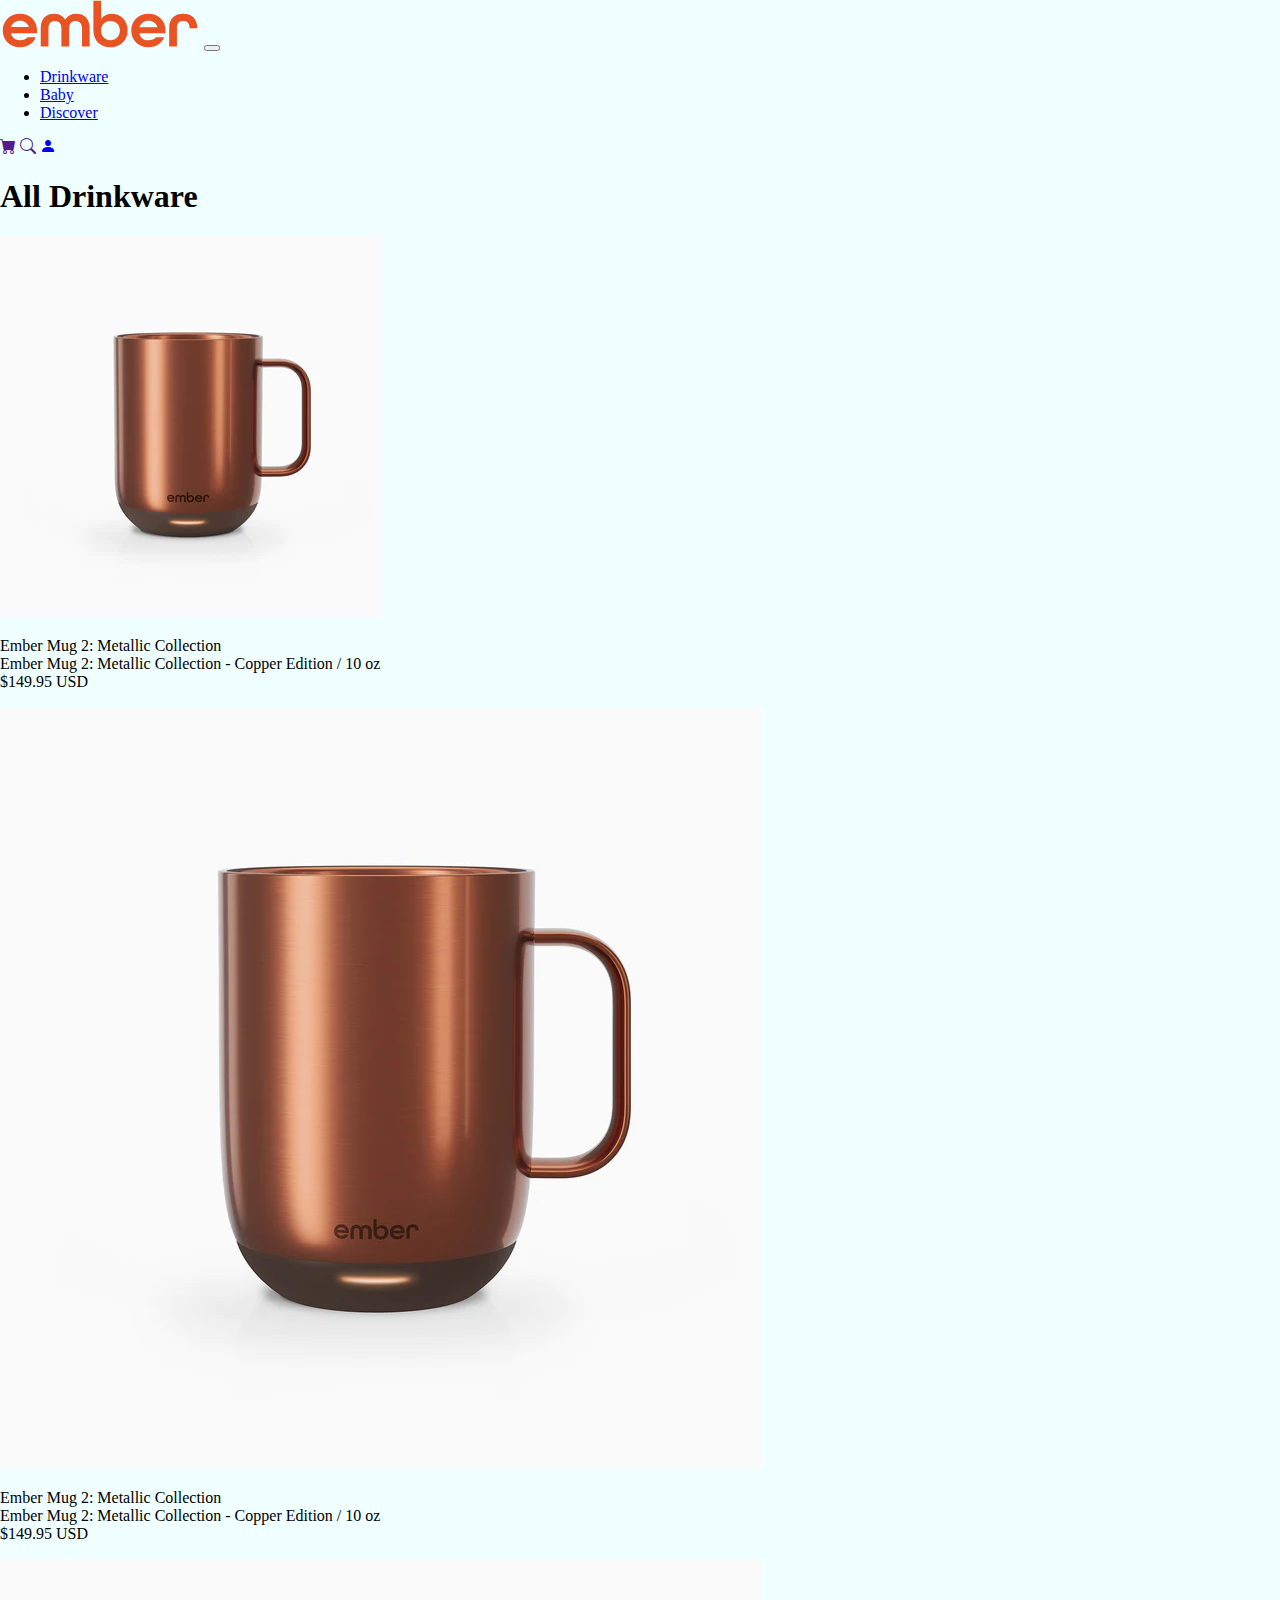
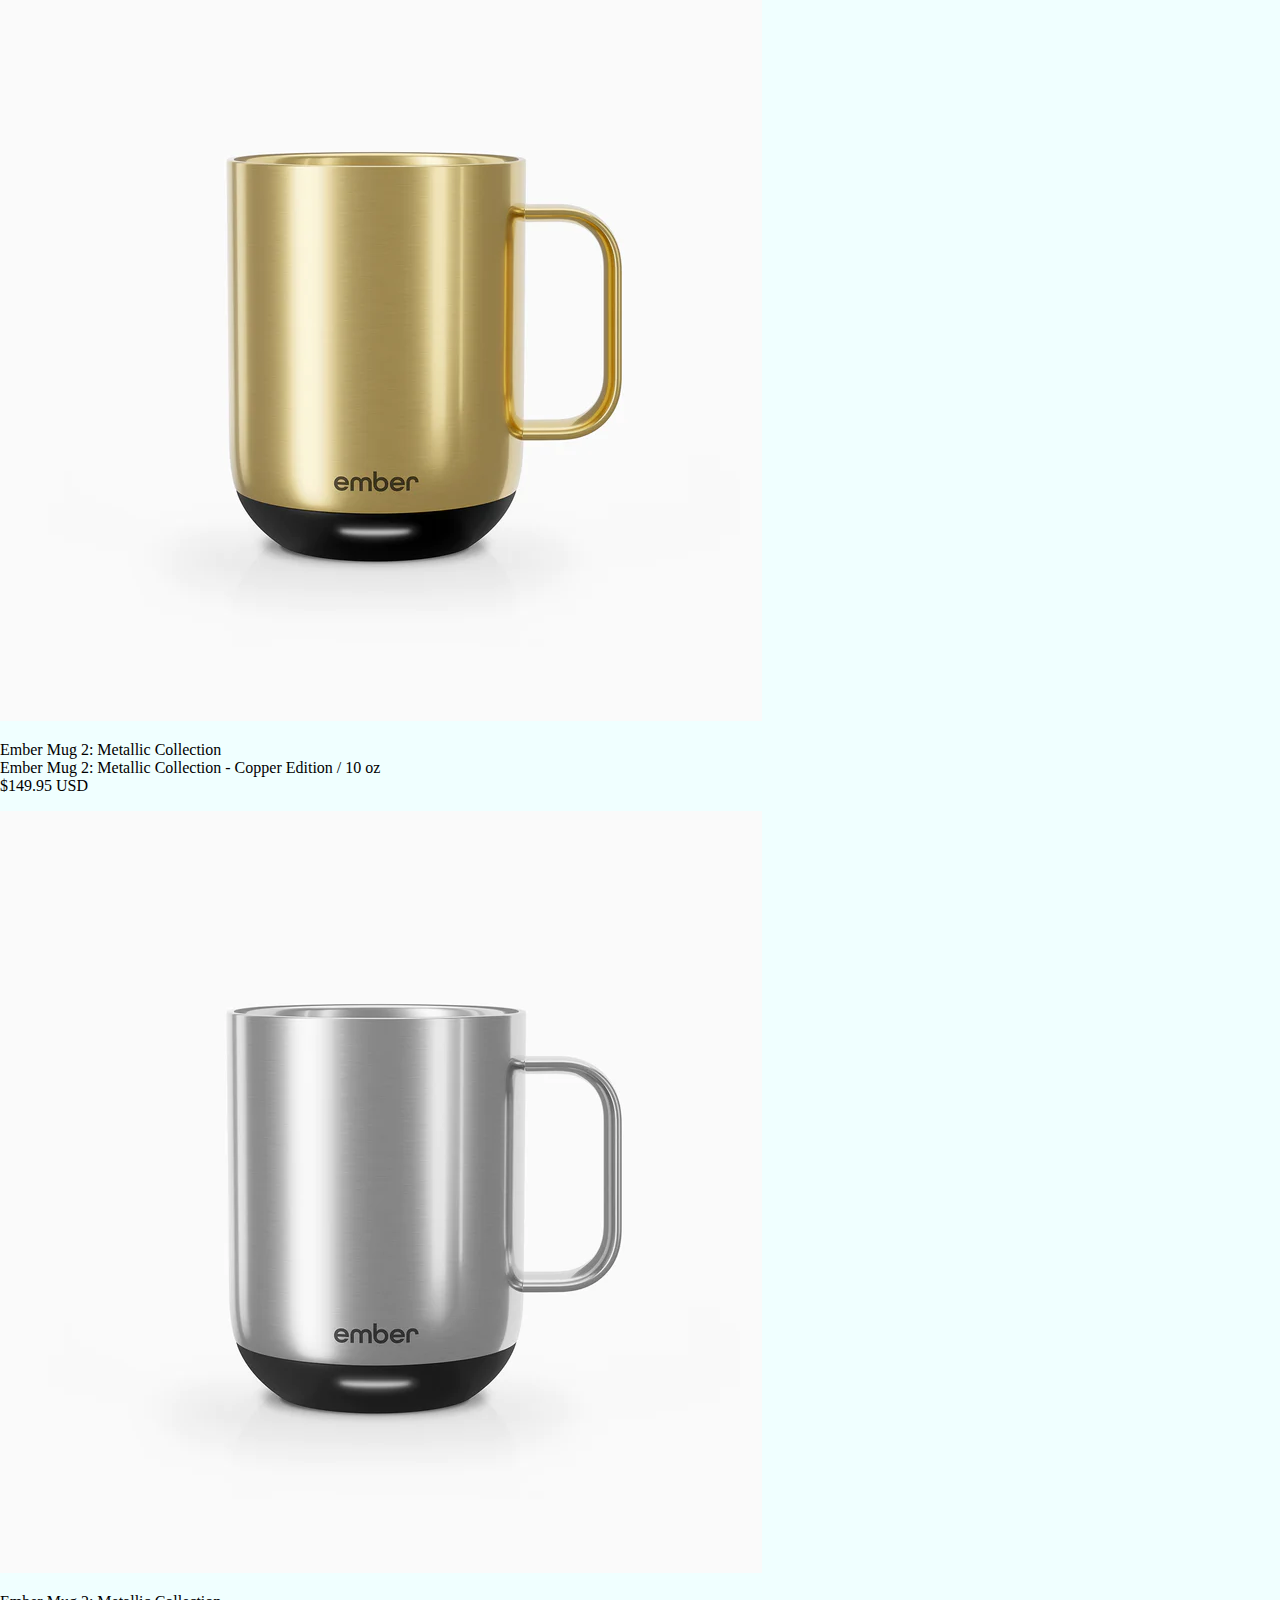
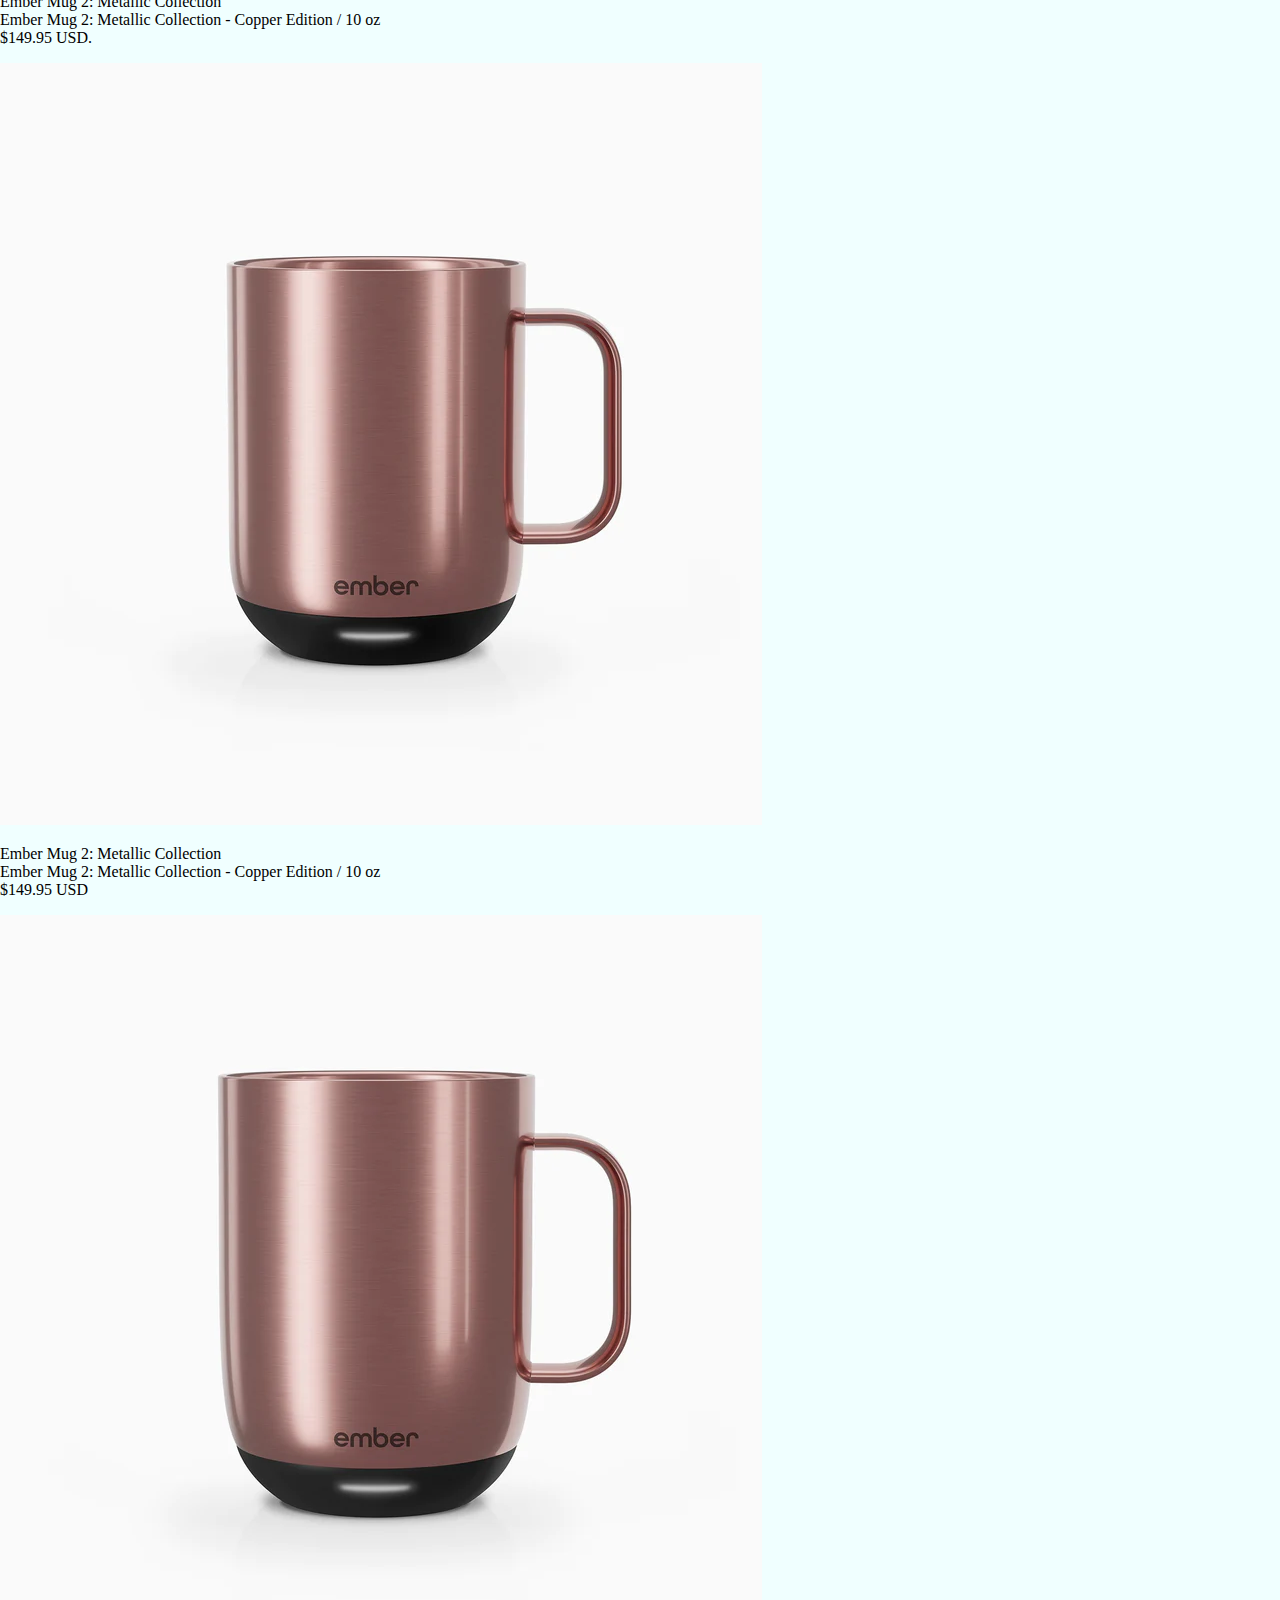
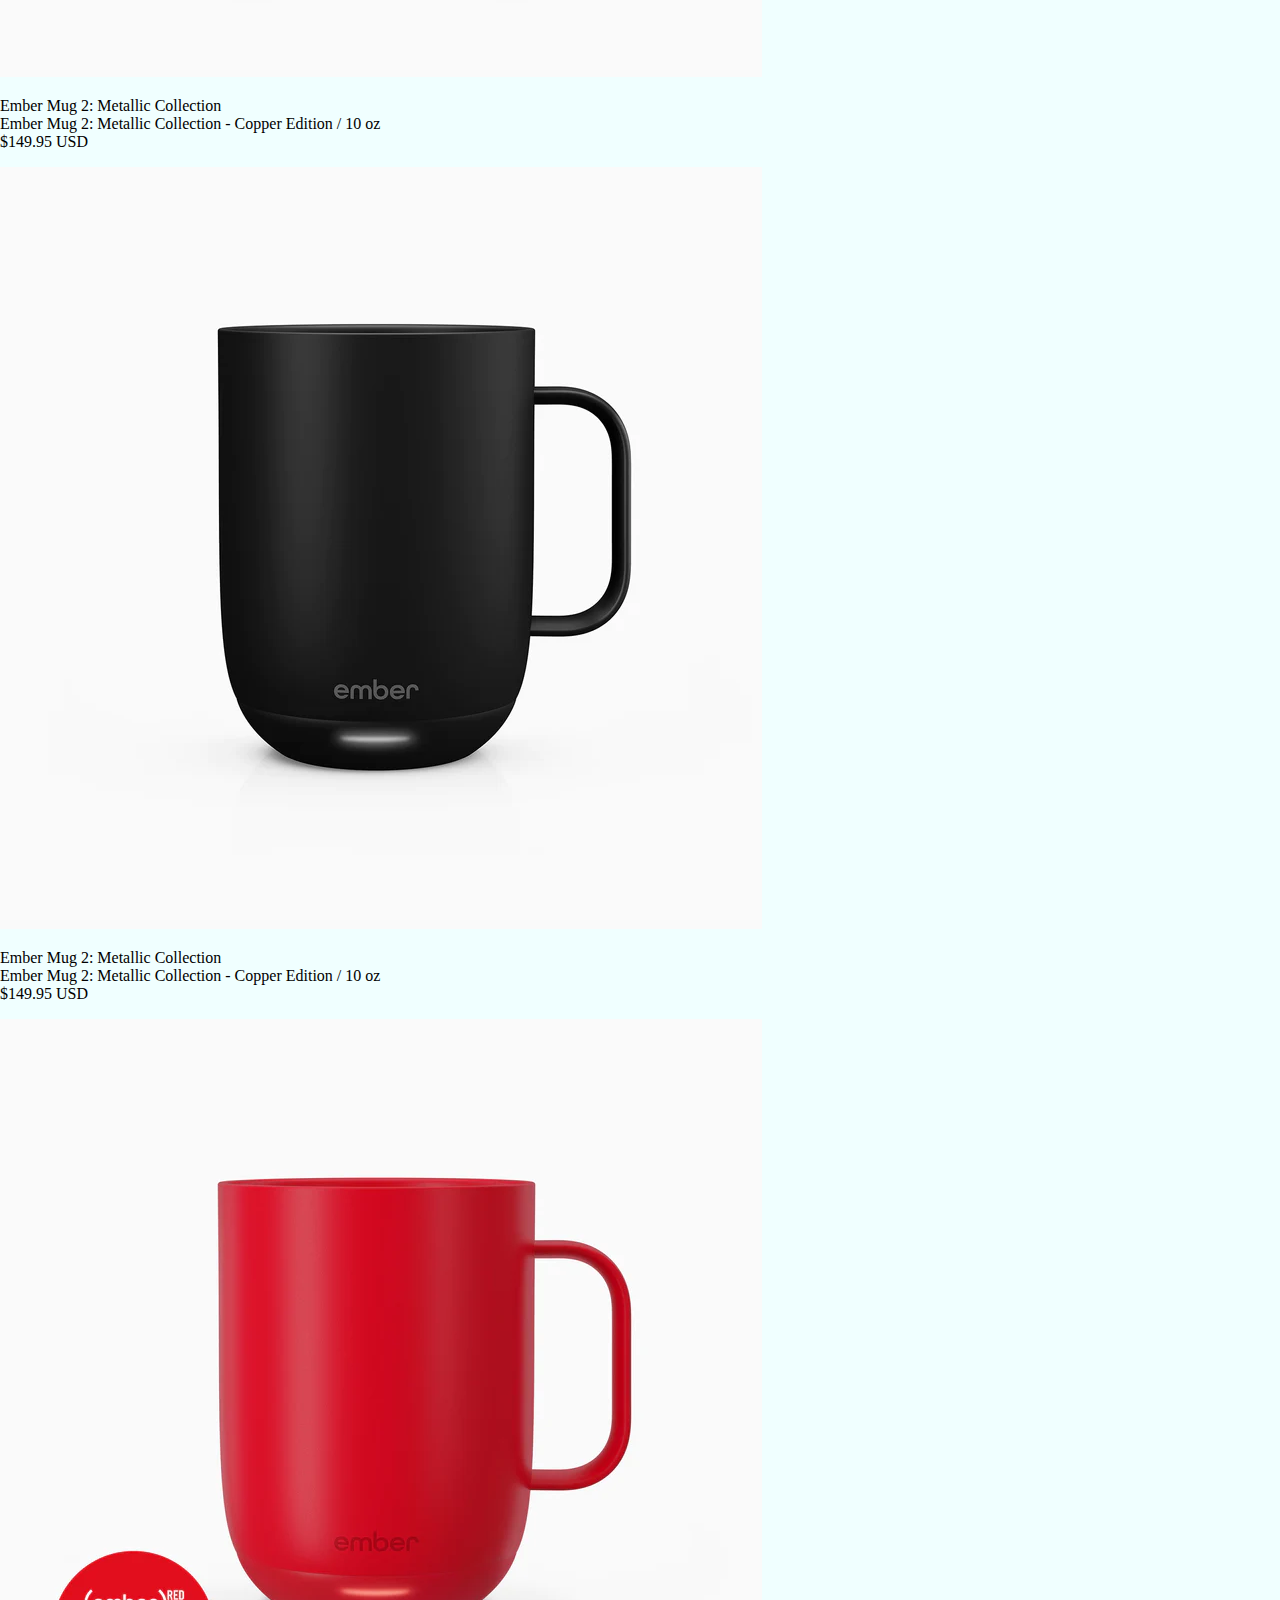
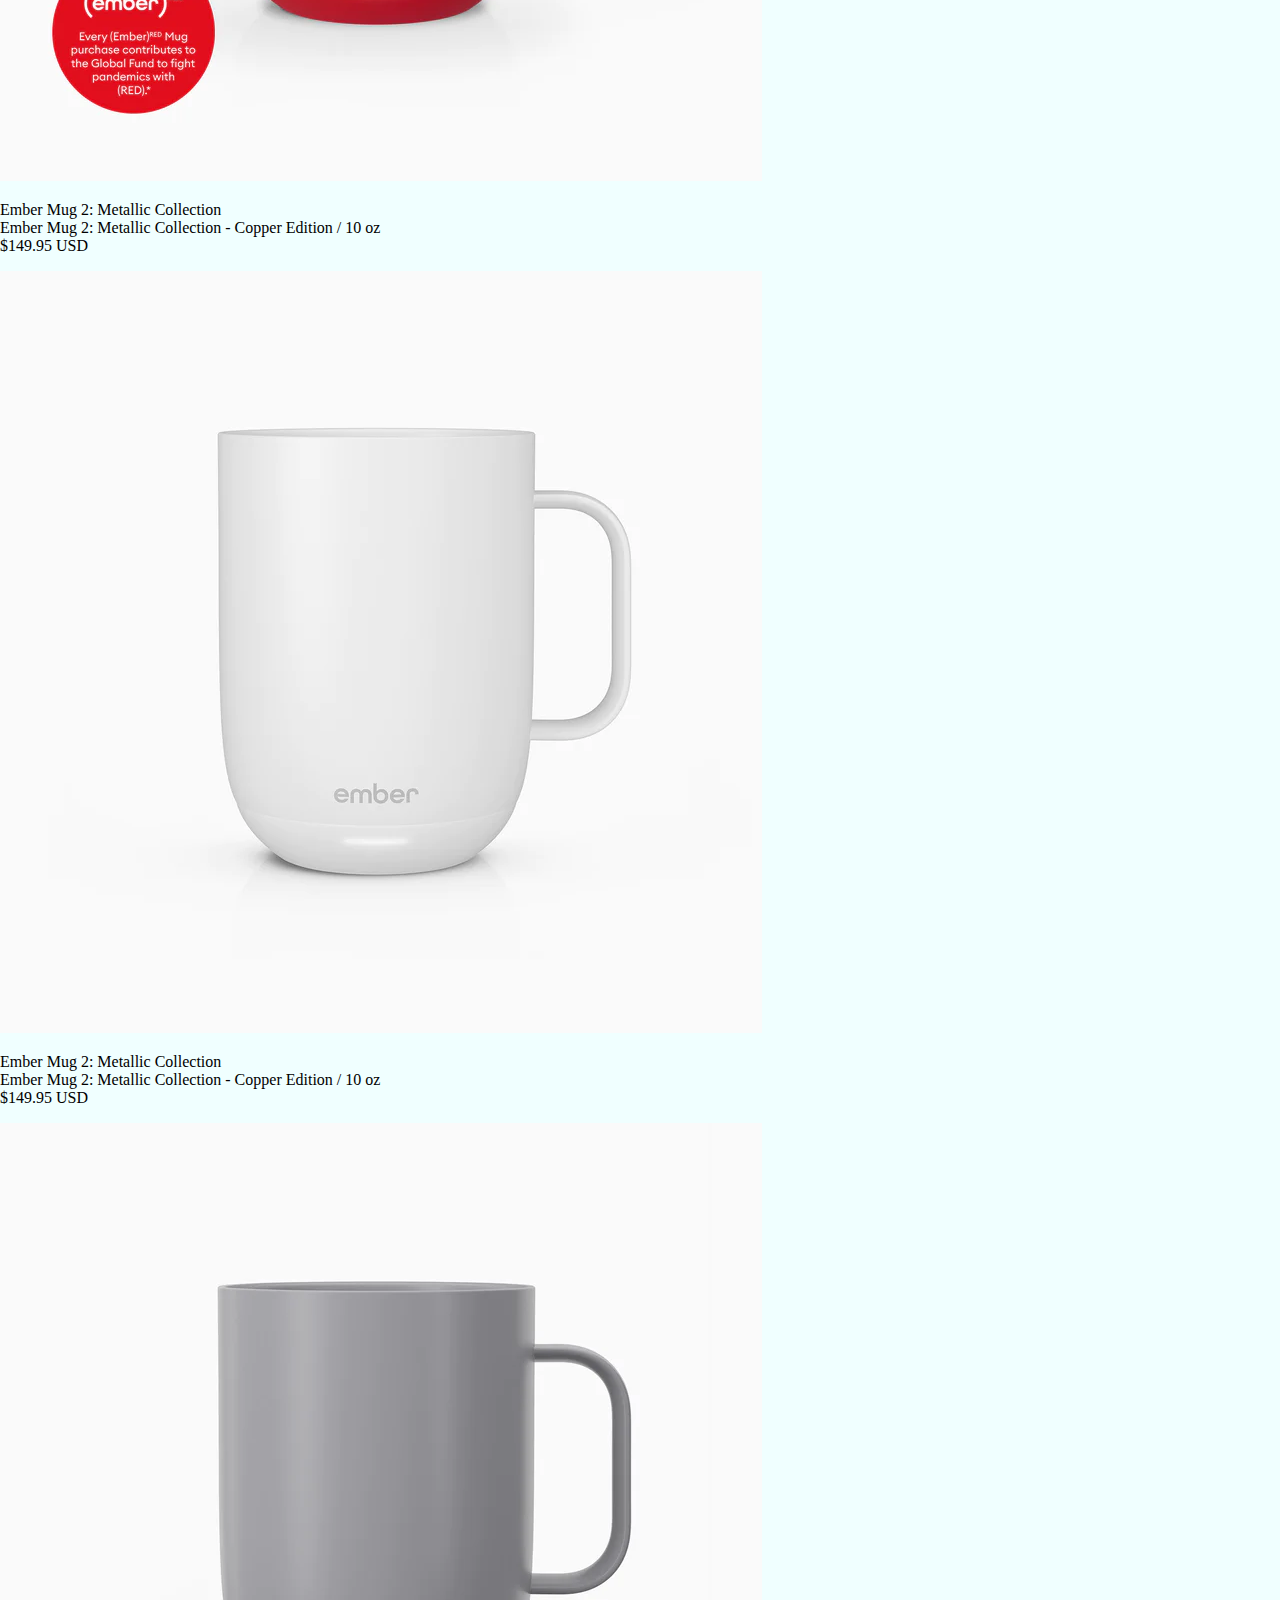
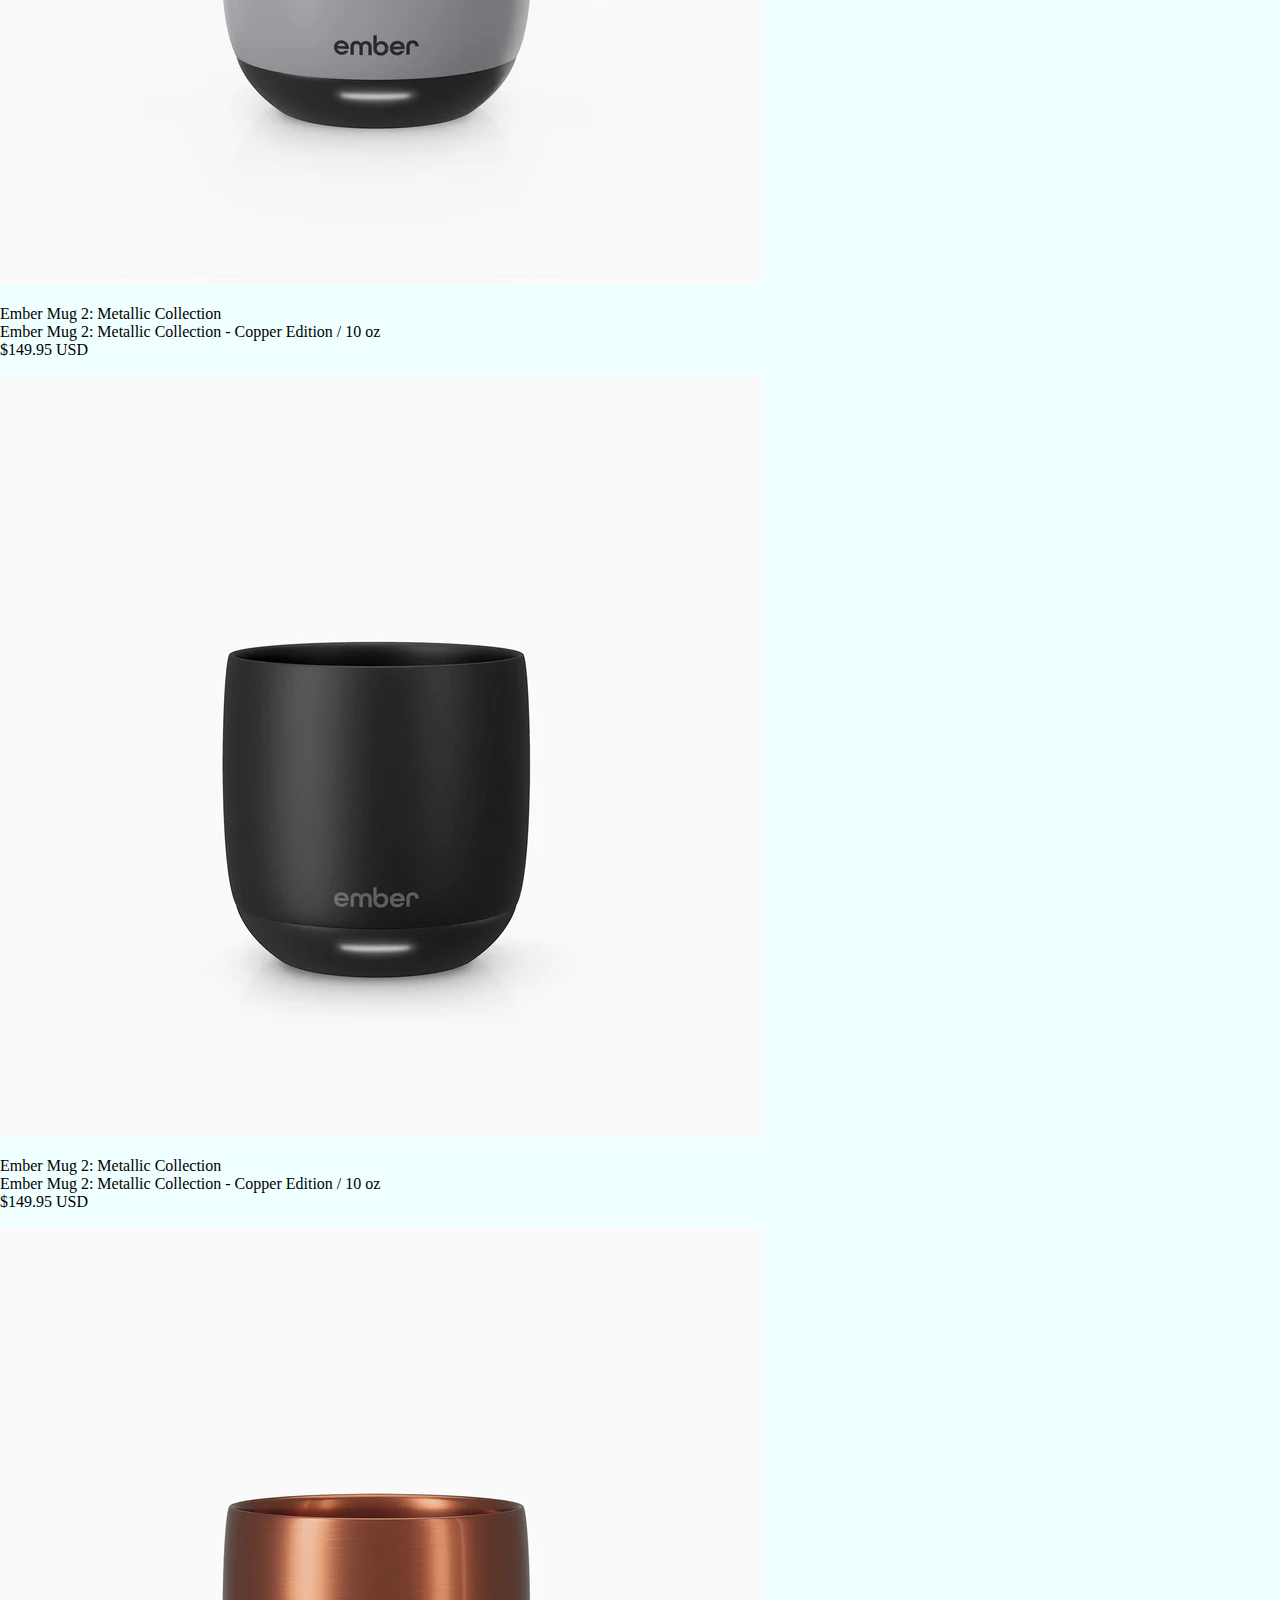
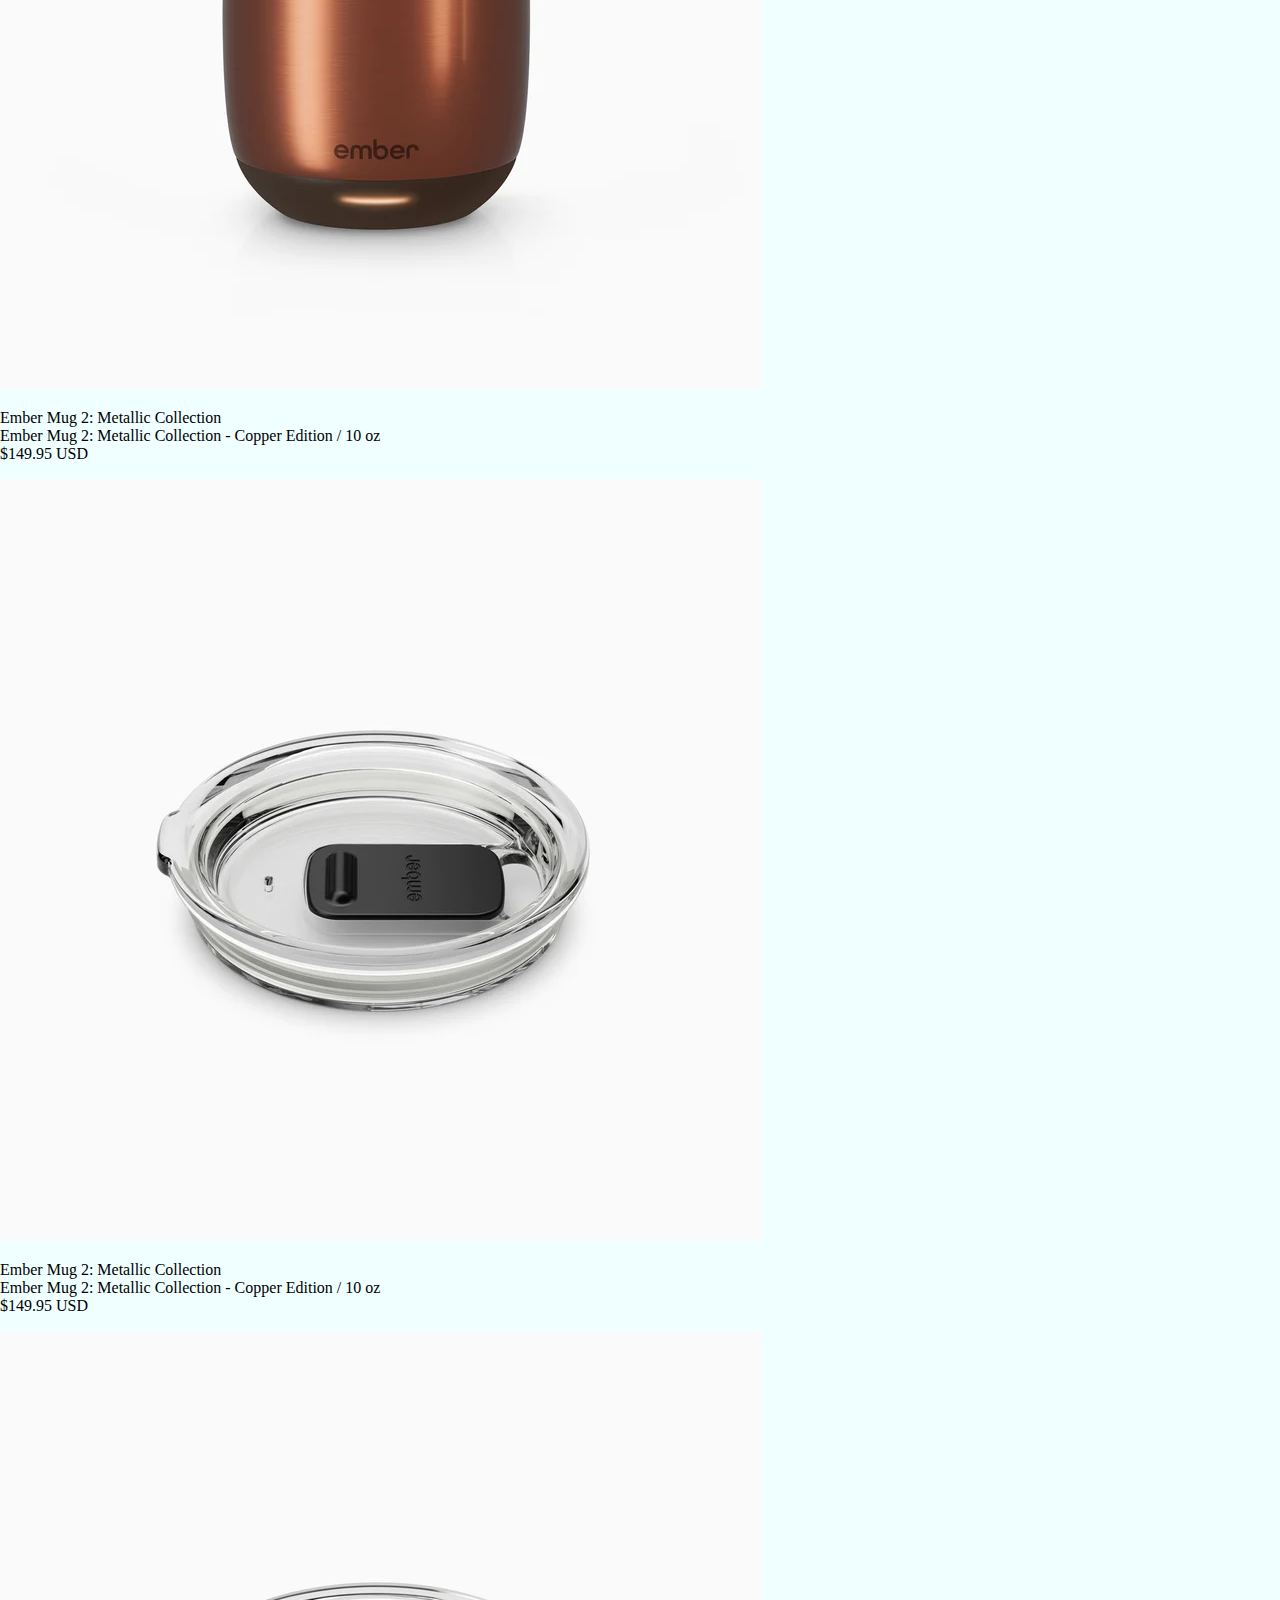
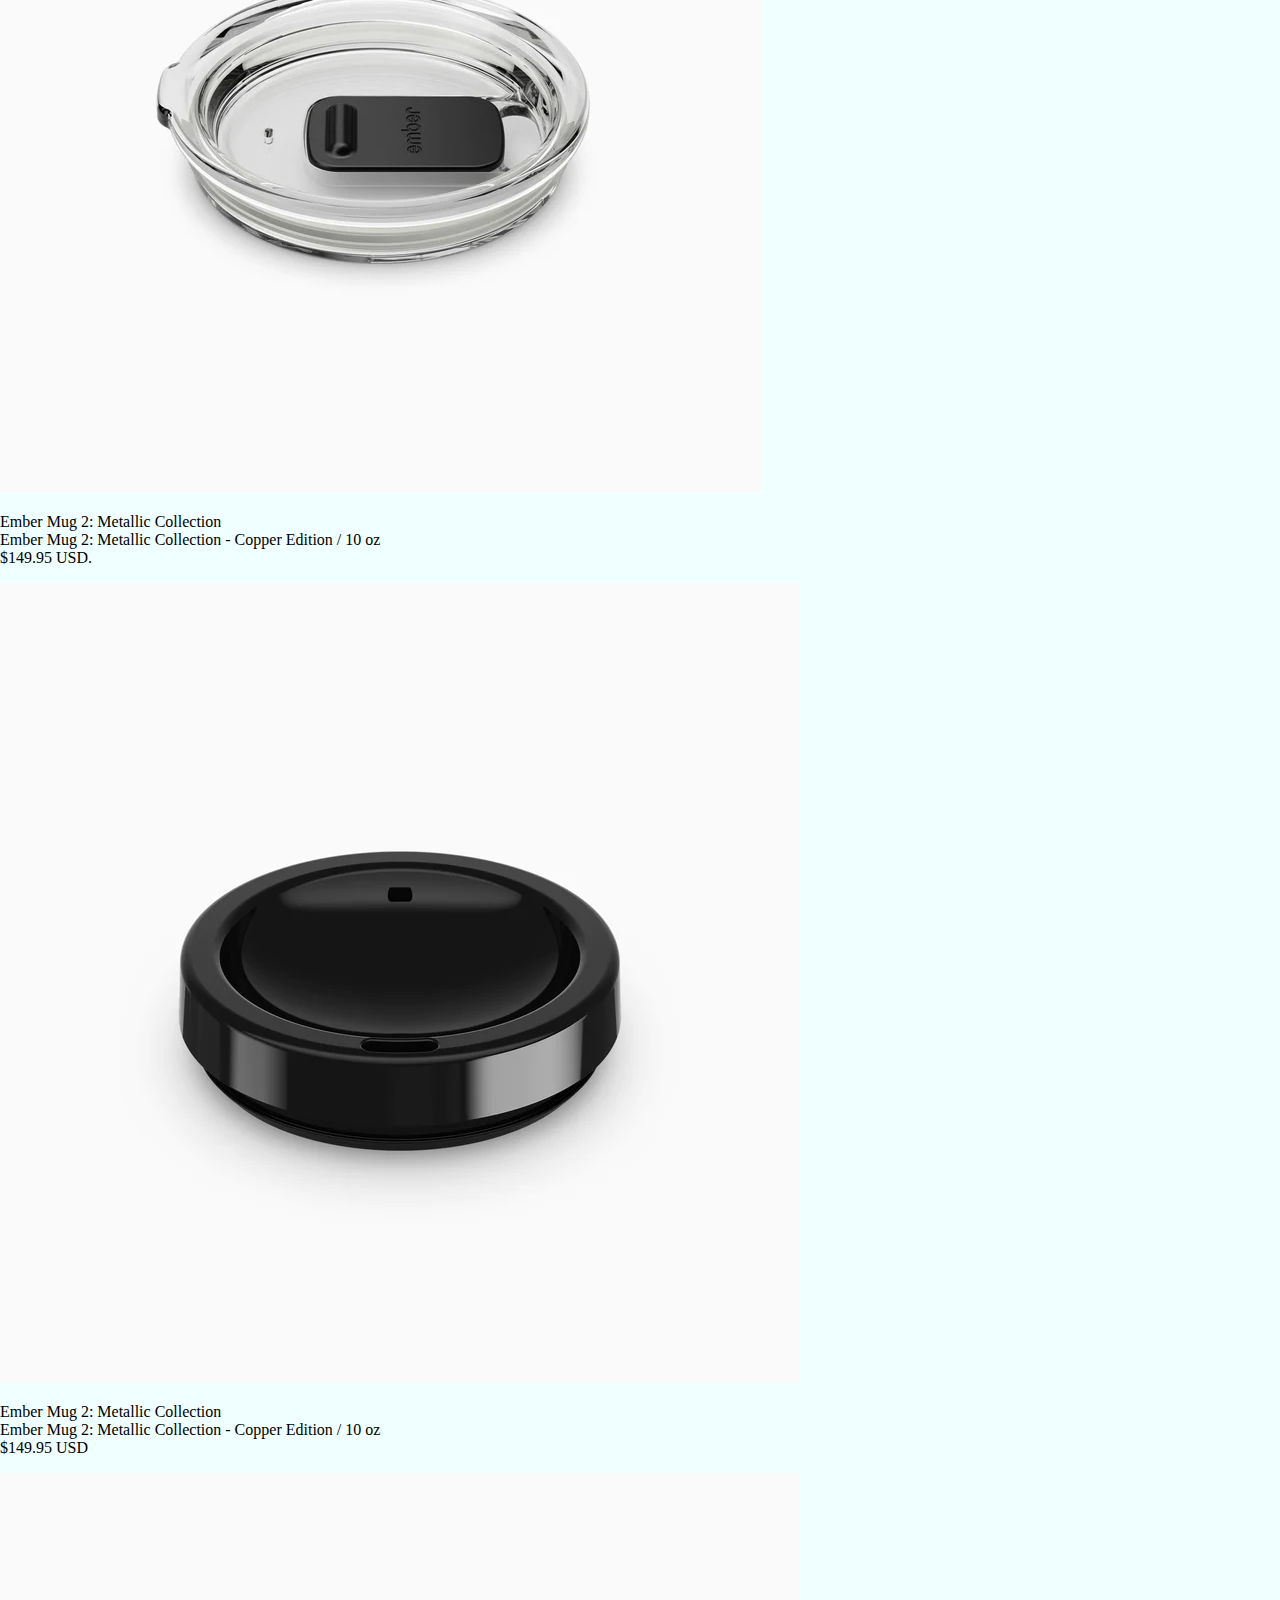
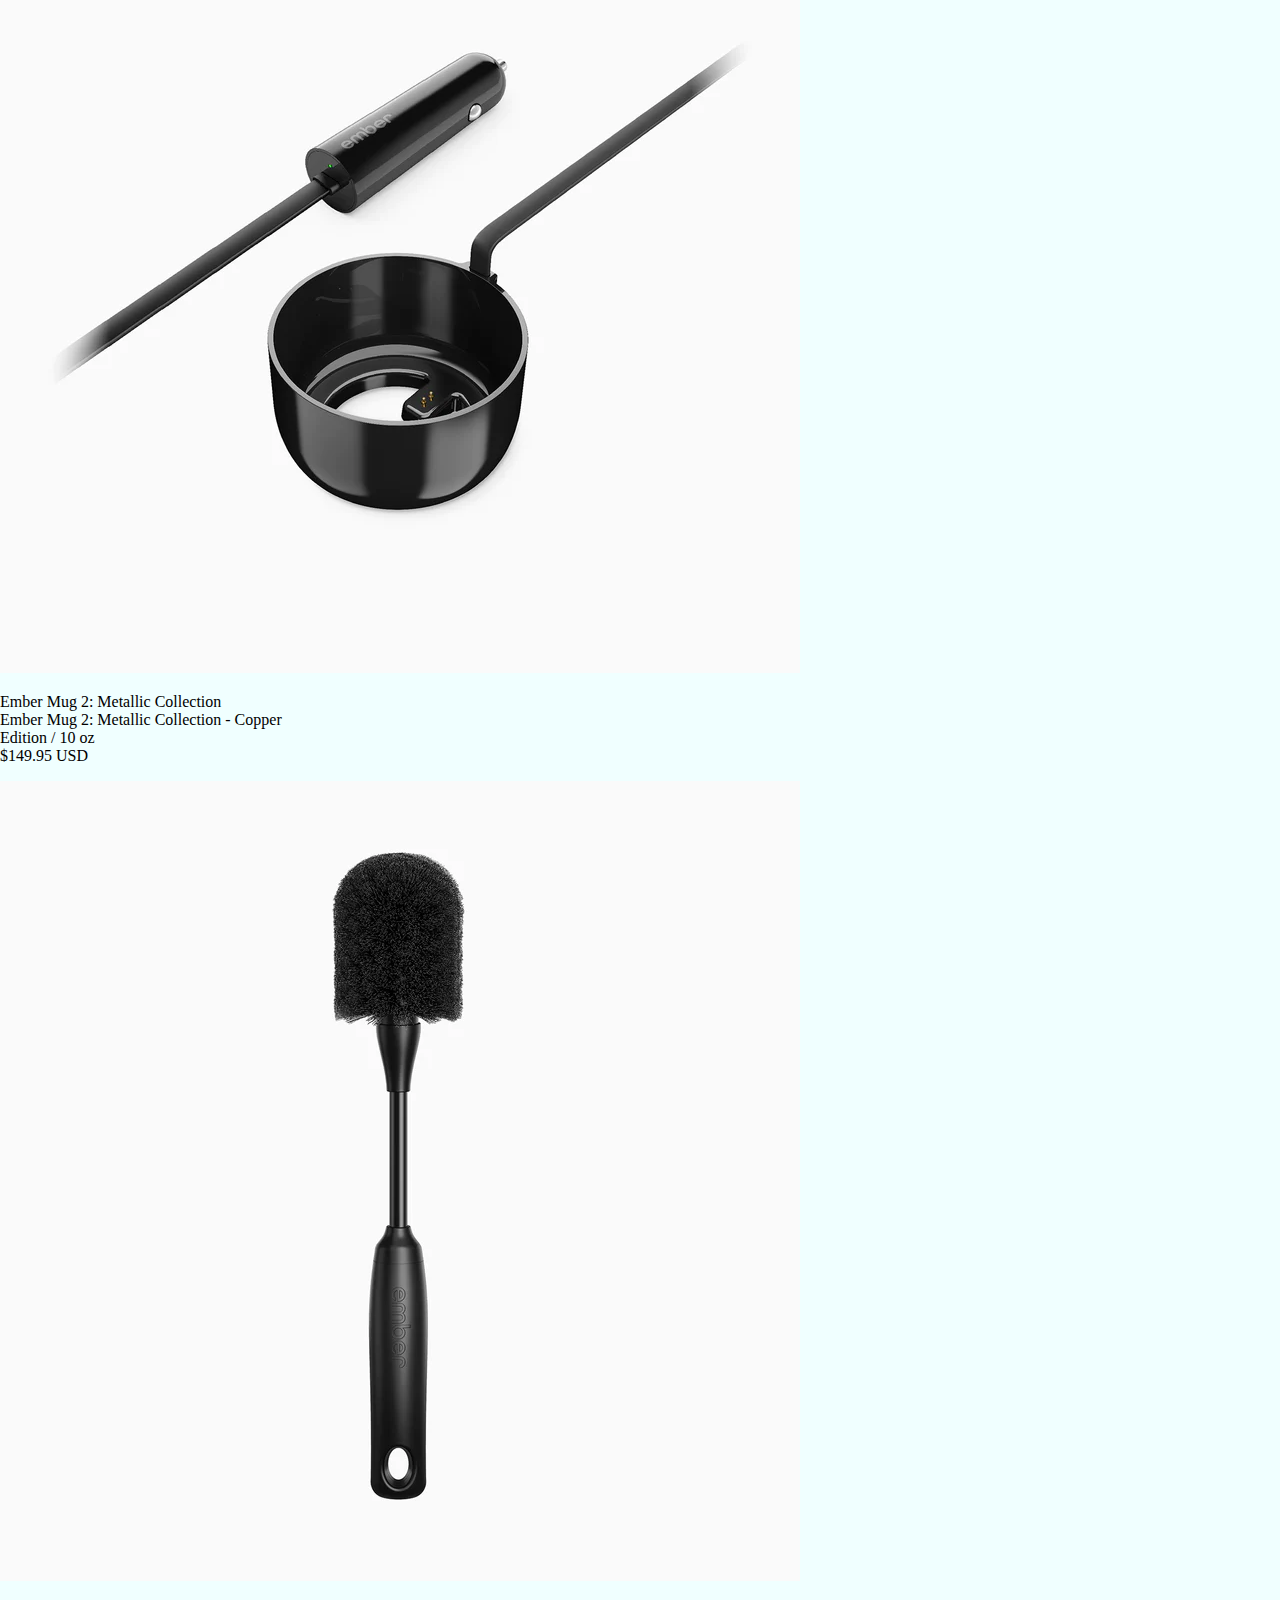
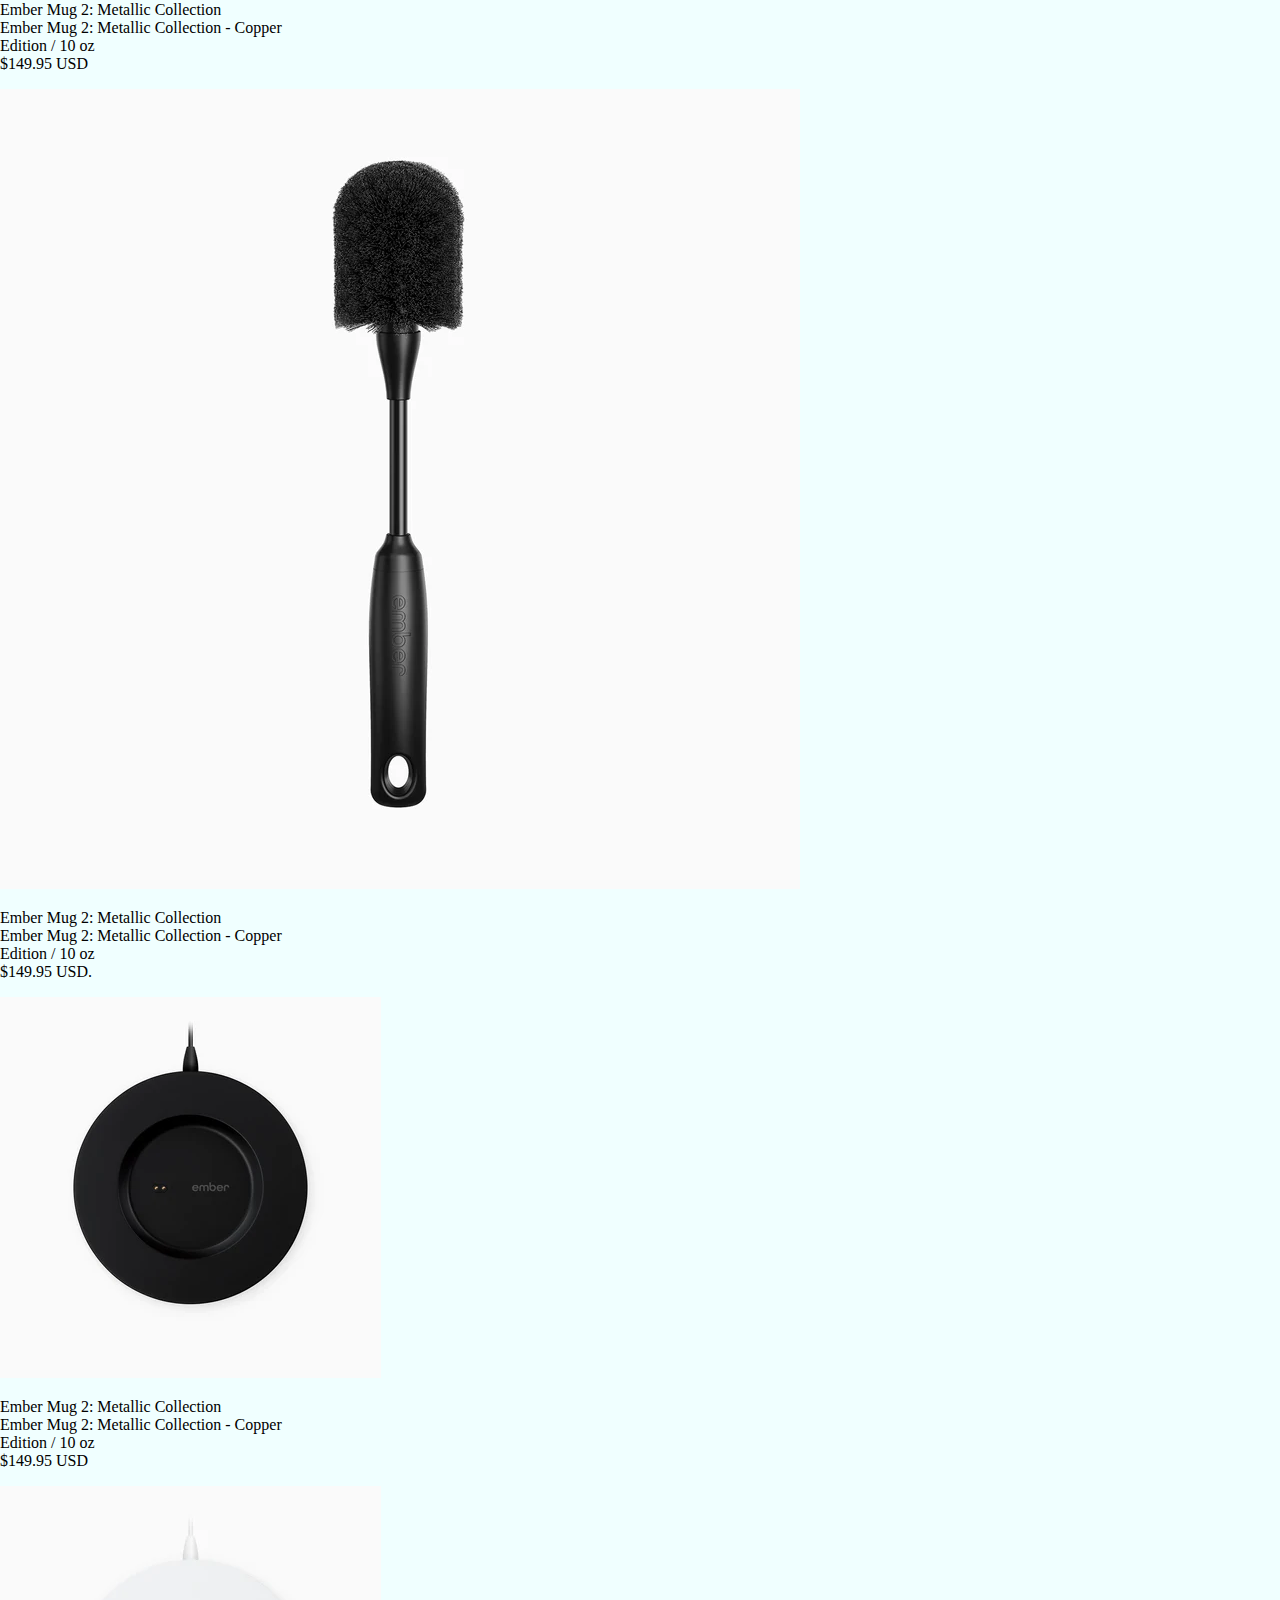
<file: drinkware.html>
<!doctype html>
<html lang="en">
  <head>
    <meta charset="utf-8">
    <meta name="viewport" content="width=device-width, initial-scale=1">
    <title>Bootstrap demo</title>
    <link href="https://cdn.jsdelivr.net/npm/bootstrap@5.3.1/dist/css/bootstrap.min.css" rel="stylesheet" integrity="sha384-4bw+/aepP/YC94hEpVNVgiZdgIC5+VKNBQNGCHeKRQN+PtmoHDEXuppvnDJzQIu9" crossorigin="anonymous">
    <link rel="stylesheet" href="https://cdn.jsdelivr.net/npm/bootstrap-icons@1.10.5/font/bootstrap-icons.css">
    <link rel="stylesheet" href="drinkware.css">
</head>
  <body>
          <nav class="navbar navbar-expand-lg bg-body-tertiary ">
            <div class="container-fluid">
              <a class="navbar-brand" href="#"><img src="imeges/ember_orange.svg" alt="" style="width: 200px;"></a>
              <button class="navbar-toggler" type="button" data-bs-toggle="collapse" data-bs-target="#navbarSupportedContent" aria-controls="navbarSupportedContent" aria-expanded="false" aria-label="Toggle navigation">
                <span class="navbar-toggler-icon"></span>
              </button>
              <div class="collapse navbar-collapse" id="navbarSupportedContent">
                <ul class="navbar-nav m-auto mb-2 mb-lg-0">

                  <li class="nav-item h5">
                    <a class="nav-link active " aria-current="page" href="drinkware.html">Drinkware</a>
                  </li>
                  <li class="nav-item h5">
                    <a class="nav-link active " aria-current="page" href="baby.html">Baby</a>
                  </li>
                  <li class="nav-item h5">
                    <a class="nav-link active " aria-current="page" href="baby.html">Discover</a>
                  </li>
                
                </ul>

                <div class="d-flex icons p-3">
                  <a href=""><i class="bi bi-cart-fill p-3 "></i></a>
                  <a href=""><i class="bi bi-search p-3"></i></a>
                  <a href="login.html"><i class="bi bi-person-fill p-3"></i></a>
                </div>
              
              </div>
            </div>
          </nav>
          <!-- <section> -->

            <div class="container">
              <div class="row">
                <div class="col">
                  <h1 class="display-4 p-3"><span>All Drinkware</span></h1>
                </div>
              </div>
            </div>

            <div class="container d ">
              <div class="row    gy-5 ">
                <div class="col-md-4">
                  <div class="card w-100" >
                    <img src="imeges/ember_CM1910_05-copper-v2_381x c1.webp" class="card-img-top" alt="">
                    <div class="card-body">
                      <p class="card-text"> Ember Mug 2: Metallic Collection <br>
                        Ember Mug 2: Metallic Collection - Copper Edition / 10 oz <br>
                        $149.95 USD</p>
                    </div>
                  </div>
                </div>
                <div class="col-md-4">
                  <div class="card w-100" >
                    <img src="imeges/c2.webp" class="card-img-top" alt="...">
                    <div class="card-body">
                      <p class="card-text"> Ember Mug 2: Metallic Collection <br>
                        Ember Mug 2: Metallic Collection - Copper Edition / 10 oz <br>
                        $149.95 USD</p>
                    </div>
                  </div>
                </div>
                <div class="col-md-4">
                  <div class="card w-100">
                    <img src="imeges/c3.webp" class="card-img-top" alt="...">
                    <div class="card-body">
                      <p class="card-text"> Ember Mug 2: Metallic Collection <br>
                        Ember Mug 2: Metallic Collection - Copper Edition / 10 oz <br>
                        $149.95 USD</p>
                    </div>
                  </div>
                </div>
                <div class="col-md-4">
                  <div class="card w-100">
                    <img src="imeges/c4.webp" class="card-img-top" alt="...">
                    <div class="card-body">
                      <p class="card-text"> Ember Mug 2: Metallic Collection <br>
                        Ember Mug 2: Metallic Collection - Copper Edition / 10 oz <br>
                        $149.95 USD.</p>
                    </div>
                  </div>
                </div>
                <div class="col-md-4">
                  <div class="card w-100">
                    <img src="imeges/c6.webp" class="card-img-top" alt="...">
                    <div class="card-body">
                      <p class="card-text"> Ember Mug 2: Metallic Collection <br>
                        Ember Mug 2: Metallic Collection - Copper Edition / 10 oz <br>
                        $149.95 USD</p>
                    </div>
                  </div>
                </div>
                <div class="col-md-4">
                  <div class="card w-100">
                    <img src="imeges/c5.webp" class="card-img-top" alt="...">
                    <div class="card-body">
                      <p class="card-text"> Ember Mug 2: Metallic Collection <br>
                        Ember Mug 2: Metallic Collection - Copper Edition / 10 oz <br>
                        $149.95 USD</p>
                    </div>
                  </div>
                </div>
                <div class="col-md-4">
                  <div class="card w-100">
                    <img src="imeges/c7.webp" class="card-img-top" alt="...">
                    <div class="card-body">
                      <p class="card-text"> Ember Mug 2: Metallic Collection <br>
                        Ember Mug 2: Metallic Collection - Copper Edition / 10 oz <br>
                        $149.95 USD</p>
                    </div>
                  </div>
                </div>
                <div class="col-md-4">
                  <div class="card w-100">
                    <img src="imeges/c8.webp" class="card-img-top" alt="...">
                    <div class="card-body">
                      <p class="card-text"> Ember Mug 2: Metallic Collection <br>
                        Ember Mug 2: Metallic Collection - Copper Edition / 10 oz <br>
                        $149.95 USD</p>
                    </div>
                  </div>
                </div>
                <div class="col-md-4">
                  <div class="card w-100">
                    <img src="imeges/c9.webp" class="card-img-top" alt="...">
                    <div class="card-body">
                      <p class="card-text">  Ember Mug 2: Metallic Collection <br>
                        Ember Mug 2: Metallic Collection - Copper Edition / 10 oz <br>
                        $149.95 USD</p>
                    </div>
                  </div>
                </div>
                <div class="col-md-4">
                  <div class="card w-100">
                    <img src="imeges/c10.webp" class="card-img-top" alt="...">
                    <div class="card-body">
                      <p class="card-text"> Ember Mug 2: Metallic Collection <br>
                        Ember Mug 2: Metallic Collection - Copper Edition / 10 oz <br>
                        $149.95 USD</p>
                    </div>
                  </div>
                </div>
                <div class="col-md-4">
                  <div class="card w-100">
                    <img src="imeges/c11.webp" class="card-img-top" alt="...">
                    <div class="card-body">
                      <p class="card-text"> Ember Mug 2: Metallic Collection <br>
                        Ember Mug 2: Metallic Collection - Copper Edition / 10 oz <br>
                        $149.95 USD</p>
                    </div>
                  </div>
                </div>
                <div class="col-md-4">
                  <div class="card w-100">
                    <img src="imeges/c12.webp" class="card-img-top" alt="...">
                    <div class="card-body">
                      <p class="card-text"> Ember Mug 2: Metallic Collection <br>
                        Ember Mug 2: Metallic Collection - Copper Edition / 10 oz <br>
                        $149.95 USD</p>
                    </div>
                  </div>
                </div>
                <div class="col-md-4">
                  <div class="card w-100">
                    <img src="imeges/c14.webp" class="card-img-top" alt="...">
                    <div class="card-body">
                      <p class="card-text"> Ember Mug 2: Metallic Collection <br>
                        Ember Mug 2: Metallic Collection - Copper Edition / 10 oz <br>
                        $149.95 USD</p>
                    </div>
                  </div>
                </div>
                <div class="col-md-4">
                  <div class="card w-100">
                    <img src="imeges/c14.webp" class="card-img-top" alt="...">
                    <div class="card-body">
                      <p class="card-text"> Ember Mug 2: Metallic Collection <br>
                        Ember Mug 2: Metallic Collection - Copper Edition / 10 oz <br>
                        $149.95 USD.</p>
                    </div>
                  </div>
                </div>
                <div class="col-md-4">
                  <div class="card w-100">
                    <img src="imeges/15.webp" class="card-img-top" alt="...">
                    <div class="card-body">
                      <p class="card-text"> Ember Mug 2: Metallic Collection <br>
                        Ember Mug 2: Metallic Collection - Copper Edition / 10 oz <br>
                        $149.95 USD</p>
                    </div>
                  </div>
                </div>
                <div class="col-md-4">
                  <div class="card  w-100" style="width: 18rem;">
                    <img src="imeges/c16.webp" class="card-img-top" alt="...">
                    <div class="card-body">
                      <p class="card-text"> Ember Mug 2: Metallic Collection <br>
                        Ember Mug 2: Metallic Collection - Copper Edition / 10 oz <br>
                        $149.95 USD</p>
                    </div>
                  </div>
                </div>
                <div class="col-md-4">
                  <div class="card  w-100" style="width: 18rem;">
                    <img src="imeges/c17.webp" class="card-img-top" alt="...">
                    <div class="card-body">
                      <p class="card-text"> Ember Mug 2: Metallic Collection <br>
                        Ember Mug 2: Metallic Collection - Copper Edition / 10 oz <br>
                        $149.95 USD</p>
                    </div>
                  </div>
                </div>
                <div class="col-md-4"><div class="card  w-100" style="width: 18rem;">
                  <img src="imeges/c18.webp" class="card-img-top" alt="...">
                  <div class="card-body">
                    <p class="card-text"> Ember Mug 2: Metallic Collection <br>
                      Ember Mug 2: Metallic Collection - Copper Edition / 10 oz <br>
                      $149.95 USD.</p>
                  </div>
                </div></div>
                <div class="col-md-4"><div class="card  w-100" style="width: 18rem;">
                  <img src="imeges/19.webp" class="card-img-top" alt="...">
                  <div class="card-body">
                    <p class="card-text"> Ember Mug 2: Metallic Collection <br>
                      Ember Mug 2: Metallic Collection - Copper Edition / 10 oz <br>
                      $149.95 USD</p>
                  </div>
                </div></div>
                <div class="col-md-4"><div class="card  w-100" style="width: 18rem;">
                  <img src="imeges/20.webp" class="card-img-top" alt="...">
                  <div class="card-body">
                    <p class="card-text"> Ember Mug 2: Metallic Collection <br>
                      Ember Mug 2: Metallic Collection - Copper Edition / 10 oz <br>
                      $149.95 USD</p>
                  </div>
                </div></div>
                <div class="col-md-4"><div class="card  w-100" style="width: 18rem;">
                  <img src="imeges/21.webp" class="card-img-top" alt="...">
                  <div class="card-body">
                    <p class="card-text"> Ember Mug 2: Metallic Collection <br>
                      Ember Mug 2: Metallic Collection - Copper Edition / 10 oz <br>
                      $149.95 USD.</p>
                  </div>
                </div></div>
                <div class="col-md-4"><div class="card  w-100" style="width: 18rem;">
                  <img src="imeges/c22.webp" class="card-img-top" alt="...">
                  <div class="card-body">
                    <p class="card-text"> Ember Mug 2: Metallic Collection <br>
                      Ember Mug 2: Metallic Collection - Copper Edition / 10 oz <br>
                      $149.95 USD</p>
                  </div>
                </div></div>
                <div class="col-md-4"><div class="card  w-100" style="width: 18rem;">
                  <img src="imeges/c23.webp" class="card-img-top" alt="...">
                  <div class="card-body">
                    <p class="card-text"> Ember Mug 2: Metallic Collection <br>
                      Ember Mug 2: Metallic Collection - Copper Edition / 10 oz <br>
                      $149.95 USD</p>
                  </div>
                </div></div>
                <div class="col-md-4"><div class="card  w-100" style="width: 18rem;">
                  <img src="imeges/24.webp" class="card-img-top" alt="...">
                  <div class="card-body">
                    <p class="card-text"> Ember Mug 2: Metallic Collection <br>
                      Ember Mug 2: Metallic Collection - Copper Edition / 10 oz <br>
                      $149.95 USD.</p>
                  </div>
                </div></div>
                <div class="col-md-4"><div class="card  w-100" style="width: 18rem;">
                  <img src="imeges/c25.webp" class="card-img-top" alt="...">
                  <div class="card-body">
                    <p class="card-text"> Ember Mug 2: Metallic Collection <br>
                      Ember Mug 2: Metallic Collection - Copper Edition / 10 oz <br>
                      $149.95 USD</p>
                  </div>
                </div></div>
                <div class="col-md-4"><div class="card  w-100" style="width: 18rem;">
                  <img src="imeges/c26.webp" class="card-img-top" alt="...">
                  <div class="card-body">
                    <p class="card-text"> Ember Mug 2: Metallic Collection <br>
                      Ember Mug 2: Metallic Collection - Copper Edition / 10 oz <br>
                      $149.95 USD</p>
                  </div>
                </div></div>
                <div class="col-md-4"><div class="card  w-100" style="width: 18rem;">
                  <img src="imeges/27.webp" class="card-img-top" alt="...">
                  <div class="card-body">
                    <p class="card-text"> Ember Mug 2: Metallic Collection <br>
                      Ember Mug 2: Metallic Collection - Copper Edition / 10 oz <br>
                      $149.95 USD</p>
                  </div>
                </div></div>
                <div class="col-md-4"><div class="card  w-100" style="width: 18rem;">
                  <img src="imeges/c28.webp" class="card-img-top" alt="...">
                  <div class="card-body">
                    <p class="card-text"> Ember Mug 2: Metallic Collection <br>
                      Ember Mug 2: Metallic Collection - Copper Edition / 10 oz <br>
                      $149.95 USD</p>
                  </div>
                </div></div>
              </div>
            </div><br><br><br>
          <!-- </section-1> -->
          <div class="container-fluid text-bg-secondary">
            <div class="row p-5">
              <div class="col-md-3 ">
                <ul class="list-group list-group-flush  ">
                  <li class="list-group-item text-bg-secondary h4">SHOP EMBER</li>
                  <li class="list-group-item text-bg-secondary">Shop Drinkware</li>
                  <li class="list-group-item text-bg-secondary">Shop Drinkware</li>
                  <li class="list-group-item text-bg-secondary">Gift Cards</li>
                  <li class="list-group-item text-bg-secondary">Where To Buy</li>
                  <li class="list-group-item text-bg-secondary">Corporate Gifting</li>
                </ul>
              </div>
              <div class="col-md-3">
                <ul class="list-group list-group-flush">
                  <li class="list-group-item text-bg-secondary  h4">DISCOVER</li>
                  <li class="list-group-item text-bg-secondary ">Our Technology</li>
                  <li class="list-group-item text-bg-secondary ">Our Design</li>
                  <li class="list-group-item text-bg-secondary ">Our Story</li>
                  <li class="list-group-item text-bg-secondary ">Blog | Degrees° of Ember</li>
                  <li class="list-group-item text-bg-secondary ">Reviews</li>
                </ul>
              </div>
              <div class="col-md-3">
                <ul class="list-group list-group-flush ">
                  <li class="list-group-item text-bg-secondary h4">RESOURCES</li>
                  <li class="list-group-item text-bg-secondary ">Support Center</li>
                  <li class="list-group-item text-bg-secondary ">Shipping & Delivery</li>
                  <li class="list-group-item text-bg-secondary ">Returns & Warranty</li>
                  <li class="list-group-item text-bg-secondary ">Careers</li>
                  <li class="list-group-item text-bg-secondary ">Student Discount</li>
                </ul>
              </div>
              <div class="col-md-3 ">
                <h1 class="h4 list-group-item">SIGN UP FOR OUR EMAILS</h1><hr>
                  <div class="input-group flex-nowrap">
                    <span class="input-group-text" id="addon-wrapping"></span>
                    <input type="text" class="form-control p-3" placeholder="your email" aria-label="Username" aria-describedby="addon-wrapping">
                  </div><br>
             
                  <div class="d-grid gap-2">
                    <button class="btn bg-black text-center text-light p-3" type="button">SUBSCRIBE</button>
                  </div> <hr>
                </div>
              </div><br>
              <hr> <hr>
           
               
              </div>
            </div>
          </div><br><br><hr>





          <!-- <section-2> -->










          <!-- </section-2> -->

     




















    <script src="https://cdn.jsdelivr.net/npm/bootstrap@5.3.1/dist/js/bootstrap.bundle.min.js" integrity="sha384-HwwvtgBNo3bZJJLYd8oVXjrBZt8cqVSpeBNS5n7C8IVInixGAoxmnlMuBnhbgrkm" crossorigin="anonymous"></script>
    <script src="https://cdn.jsdelivr.net/npm/@popperjs/core@2.11.8/dist/umd/popper.min.js" integrity="sha384-I7E8VVD/ismYTF4hNIPjVp/Zjvgyol6VFvRkX/vR+Vc4jQkC+hVqc2pM8ODewa9r" crossorigin="anonymous"></script>

</body>
</html>
</file>
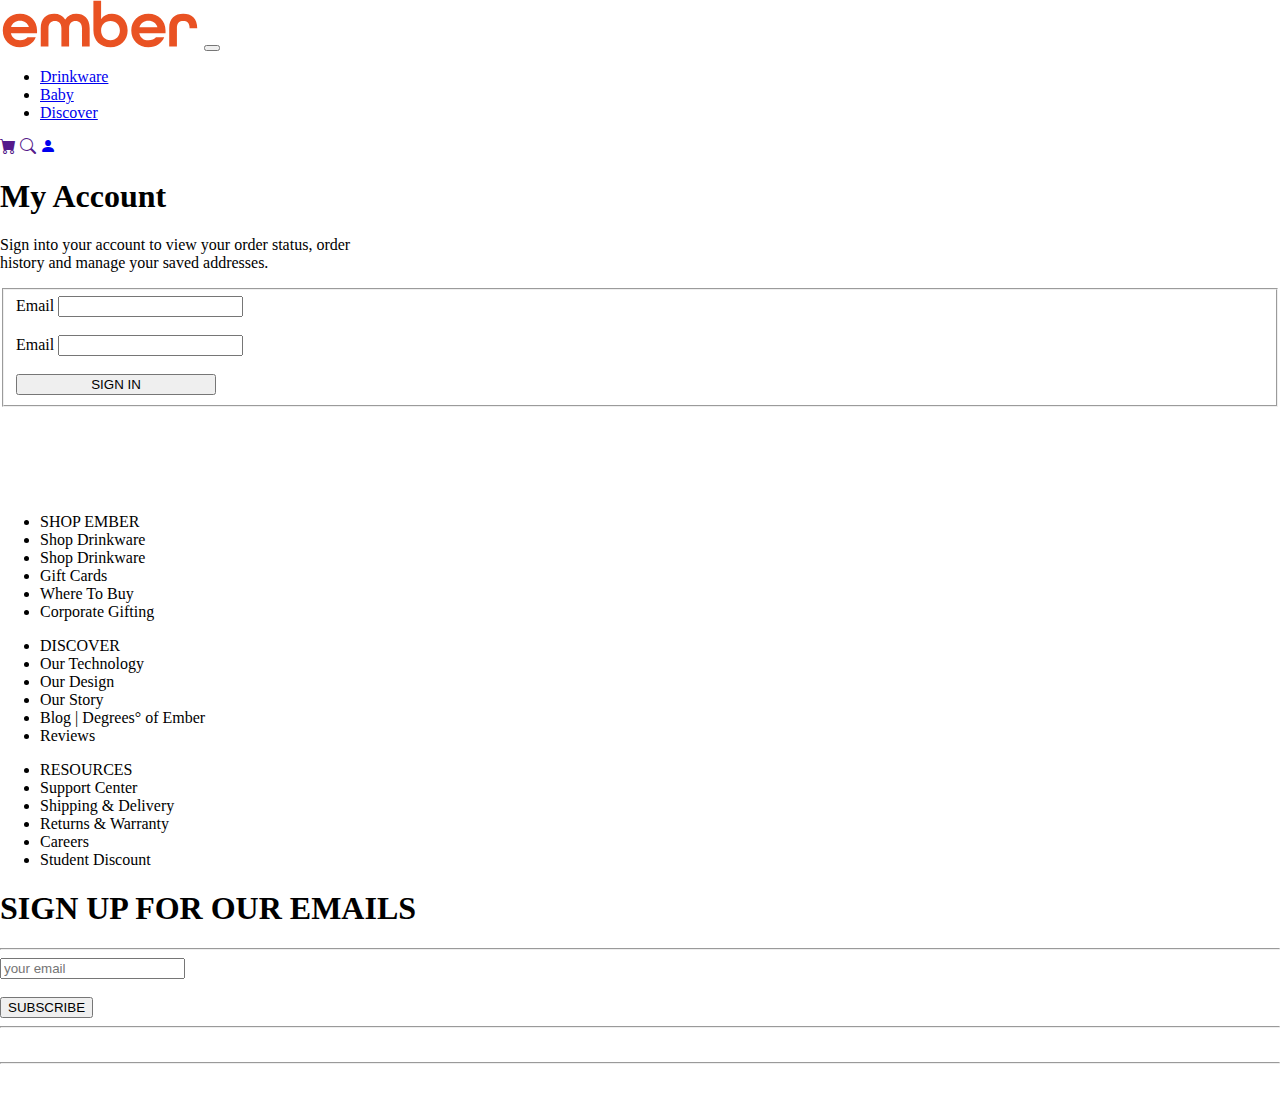
<file: login.html>
<!doctype html>
<html lang="en">
  <head>
    <meta charset="utf-8">
    <meta name="viewport" content="width=device-width, initial-scale=1">
    <title>Bootstrap demo</title>
    <link rel="stylesheet" href="https://cdn.jsdelivr.net/npm/bootstrap-icons@1.10.5/font/bootstrap-icons.css">
    <link href="https://cdn.jsdelivr.net/npm/bootstrap@5.3.1/dist/css/bootstrap.min.css" rel="stylesheet" integrity="sha384-4bw+/aepP/YC94hEpVNVgiZdgIC5+VKNBQNGCHeKRQN+PtmoHDEXuppvnDJzQIu9" crossorigin="anonymous">
    <link rel="stylesheet" href="login.css">
  </head>
  <body>

          <nav class="navbar navbar-expand-lg text-bg-light">
            <div class="container-fluid">
              <a class="navbar-brand  my-auto ms-3" href="#"><img src="imeges/ember_orange.svg" alt="" style="width: 200px;"></a>
              <button class="navbar-toggler" type="button" data-bs-toggle="collapse" data-bs-target="#navbarScroll" aria-controls="navbarScroll" aria-expanded="false" aria-label="Toggle navigation">
                <span class="navbar-toggler-icon"></span>
              </button>
              <div class="collapse navbar-collapse" id="navbarScroll">

                <ul class="navbar-nav m-auto my-2 my-lg-0  " style="--bs-scroll-height: 100px;">
                  <li class="nav-item h5">
                    <a class="nav-link active " aria-current="page" href="drinkware.html">Drinkware</a>
                  </li>
                  <li class="nav-item h5">
                    <a class="nav-link active " aria-current="page" href="#">Baby</a>
                  </li>
                  <li class="nav-item h5">
                    <a class="nav-link active" aria-current="page" href="#">Discover</a>
                  </li>
        
                </ul>

                <div class="d-flex icons me-3">
                  <a href=""><i class="bi bi-cart-fill p-4 "></i></a>
                  <a href=""><i class="bi bi-search p-4"></i></a>
                  <a href="login.html"><i class="bi bi-person-fill p-4"></i></a>
                </div>

              </div>
            </div>
          </nav>


    
    <!-- container -->
    <section-1>
      <div class="container d-flex justify-content-center p-4">
        <div class="row ">
          <div class="col">
            <h1 class="text-center h1 display-6"><span>My Account</span></h1>
            <p class="h5 text-center p-3 ">Sign into your account to view your order status, order <br> history and manage your saved addresses.</p>
          </div>
        </div>
      </div>
    </section>
    <section2>

      <div class="container-fluid  " >
        <div class="row  d-flex justify-content-center">
          <div class="  col-lg-6 center-block">

            <form  class="form ">
              <fieldset >
                <div class="mb-3">
                  <label for="disabledTextInput" class="form-label">Email</label>
                  <input type="text" id="disabledTextInput" class="form-control border border-black">
                </div><BR>
                <div class="mb-3">
                  <label for="disabledTextInput" class="form-label">Email</label>
                  <input type="text" id="disabledTextInput" class="form-control border border-black">
                  
                </div><br>
                <a href=""><button type="submit" class="btn btn-outline-danger " style="width: 200PX;">SIGN IN</button></a>

              </fieldset>
            </form>

          </div>
        </div>
      </div>
      
      <br><br><br><br><br>

    </section>
  <section-3>

    <div class=" text-bg-secondary container-fluid ">
      <div class="row p-5">
        <div class="col-md-3">
          <ul class="list-group list-group-flush  ">
            <li class="list-group-item text-bg-secondary h4">SHOP EMBER</li>
            <li class="list-group-item text-bg-secondary">Shop Drinkware</li>
            <li class="list-group-item text-bg-secondary">Shop Drinkware</li>
            <li class="list-group-item text-bg-secondary">Gift Cards</li>
            <li class="list-group-item text-bg-secondary">Where To Buy</li>
            <li class="list-group-item text-bg-secondary">Corporate Gifting</li>
          </ul>
        </div>
        <div class="col-md-3">
          <ul class="list-group list-group-flush">
            <li class="list-group-item text-bg-secondary  h4">DISCOVER</li>
            <li class="list-group-item text-bg-secondary ">Our Technology</li>
            <li class="list-group-item text-bg-secondary ">Our Design</li>
            <li class="list-group-item text-bg-secondary ">Our Story</li>
            <li class="list-group-item text-bg-secondary ">Blog | Degrees° of Ember</li>
            <li class="list-group-item text-bg-secondary ">Reviews</li>
          </ul>
        </div>
        <div class="col-md-3">
          <ul class="list-group list-group-flush ">
            <li class="list-group-item text-bg-secondary h4">RESOURCES</li>
            <li class="list-group-item text-bg-secondary ">Support Center</li>
            <li class="list-group-item text-bg-secondary ">Shipping & Delivery</li>
            <li class="list-group-item text-bg-secondary ">Returns & Warranty</li>
            <li class="list-group-item text-bg-secondary ">Careers</li>
            <li class="list-group-item text-bg-secondary ">Student Discount</li>
          </ul>
        </div>
        <div class="col-md-3 ">
          <h1 class="h4 list-group-item">SIGN UP FOR OUR EMAILS</h1><hr>
            <div class="input-group flex-nowrap">
              <span class="input-group-text" id="addon-wrapping"></span>
              <input type="text" class="form-control p-3" placeholder="your email" aria-label="Username" aria-describedby="addon-wrapping">
            </div><br>
       
            <div class="d-grid gap-2">
              <button class="btn bg-black text-center text-light p-3" type="button">SUBSCRIBE</button>
            </div> <hr>
          </div>
        </div><br>
        <hr>
     
         
        </div>
      </div>
    </div><br><br>

  </section-3>
    
  




















    <script src="https://cdn.jsdelivr.net/npm/@popperjs/core@2.11.8/dist/umd/popper.min.js" integrity="sha384-I7E8VVD/ismYTF4hNIPjVp/Zjvgyol6VFvRkX/vR+Vc4jQkC+hVqc2pM8ODewa9r" crossorigin="anonymous"></script>
    <script src="https://cdn.jsdelivr.net/npm/bootstrap@5.3.1/dist/js/bootstrap.bundle.min.js" integrity="sha384-HwwvtgBNo3bZJJLYd8oVXjrBZt8cqVSpeBNS5n7C8IVInixGAoxmnlMuBnhbgrkm" crossorigin="anonymous"></script>
  </body>
</html>
</file>
<file: index.css>
body{
    width: 100%;
    margin: 0%;
    
}

.navbar-brand{
    width: 150px;
    height: 30px;
}
.navbar{
    height: 80px;
}

.carousel{
    width: 100%;
   
}
#zindex{
    z-index: 1;
    color: #595959;
  
}
.row1{
   
    background-color: #595959;;
}
.c1 {
    background-color:  #595959;
    height: 450.422px;
}
.im{
    height: 7em;
}
</file>
<file: baby.css>
body{
    background-color: aliceblue;
    width: 100%;
    
}
.btn{
    background-color: #0CA6A1;
    color: white;
    border: 1.5px solid #e1061c;
}
.cc{

    height: 500px;

}
.img{
    width: 400px;
    height: 100px;



}
</file>
<file: drinkware.css>
body{
    width: 100%;
    margin: 0%;
    background-color:azure;
}
.card{
    width: 800px;
}
</file>
<file: login.css>
body{
    width: 100%;
    margin: 0%;
}
</file>
